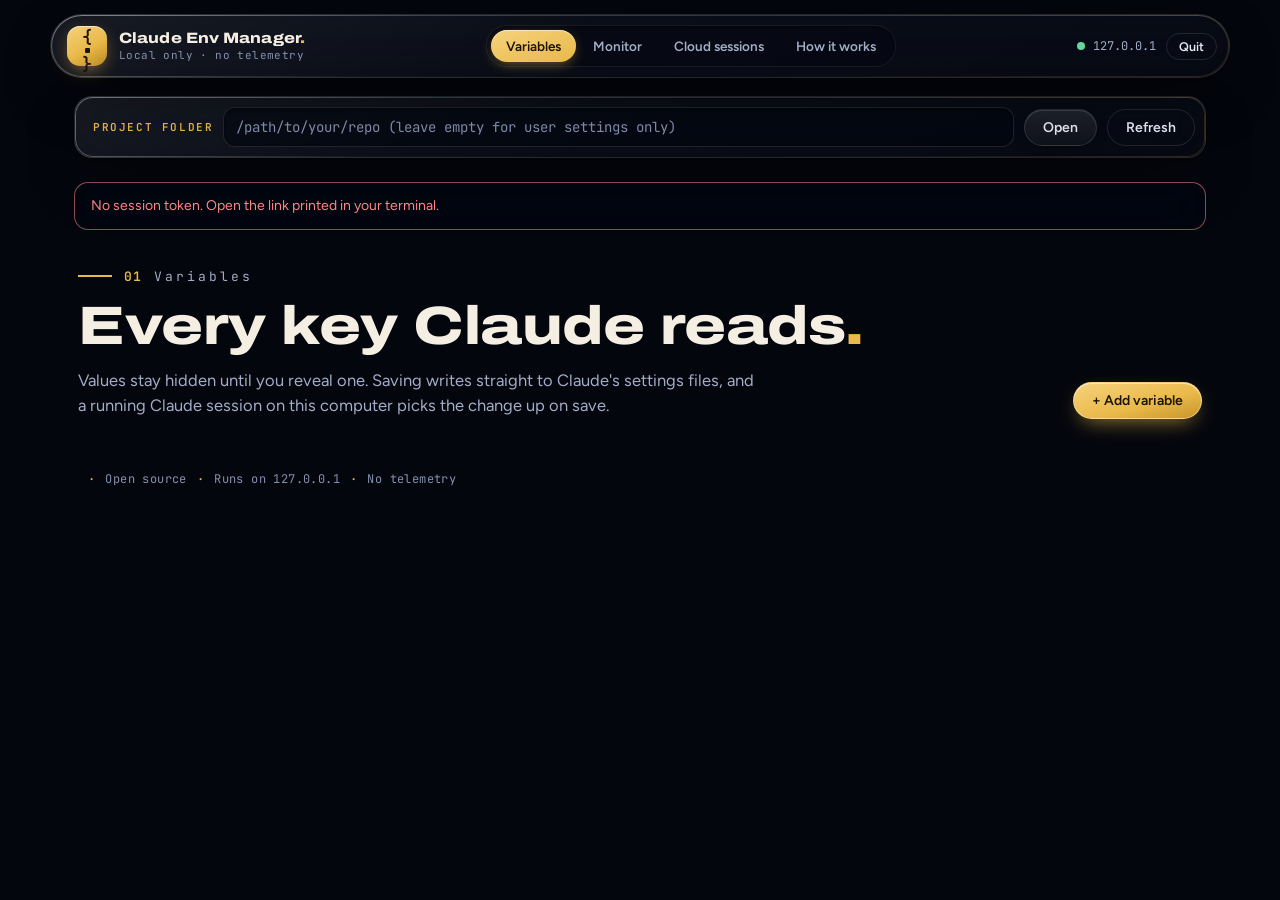
<file: claude_env_manager/ui/index.html>
<!doctype html>
<html lang="en">
<head>
  <meta charset="utf-8">
  <meta name="viewport" content="width=device-width, initial-scale=1">
  <meta name="referrer" content="no-referrer">
  <meta name="color-scheme" content="dark">
  <title>Claude Env Manager</title>
  <link rel="icon" href="data:,">
  <link rel="stylesheet" href="style.css">
</head>
<body>
  <div class="backdrop" aria-hidden="true"><span class="glow g1"></span><span class="glow g2"></span><span class="swarm"></span></div>

  <header class="top">
    <div class="top-inner glass">
      <div class="brand">
        <span class="mark" aria-hidden="true">{<i></i>}</span>
        <div>
          <p class="brand-name">Claude Env Manager<span class="dot-gold">.</span></p>
          <p class="brand-sub">Local only · no telemetry</p>
        </div>
      </div>
      <nav class="tabs" role="tablist" aria-label="Sections">
        <button role="tab" class="tab active" aria-selected="true" data-tab="vars">Variables</button>
        <button role="tab" class="tab" aria-selected="false" data-tab="monitor">Monitor</button>
        <button role="tab" class="tab" aria-selected="false" data-tab="cloud">Cloud sessions</button>
        <button role="tab" class="tab" aria-selected="false" data-tab="guide">How it works</button>
      </nav>
      <div class="top-actions">
        <span class="live" title="The app only talks to a server on 127.0.0.1. Nothing leaves this computer."><span class="pulse"></span>127.0.0.1</span>
        <button id="quitBtn" class="btn ghost small" title="Stop the app on this computer">Quit</button>
      </div>
    </div>
  </header>

  <div class="wrap">
    <section class="project-bar glass" aria-label="Project">
      <label for="project" class="eyebrow-label">Project folder</label>
      <input id="project" type="text" spellcheck="false" autocomplete="off" placeholder="/path/to/your/repo (leave empty for user settings only)">
      <button id="loadProject" class="btn">Open</button>
      <button id="refresh" class="btn ghost" title="Re-read every settings file">Refresh</button>
    </section>

    <main>
      <div id="banner" class="banner hidden" role="status"></div>

      <!-- Variables -->
      <section id="tab-vars" class="panel" role="tabpanel">
        <div class="intro">
          <p class="eyebrow"><span class="rule"></span>01<span class="eyebrow-text">Variables</span></p>
          <h1 class="display">Every key Claude reads<span class="dot-gold">.</span></h1>
          <div class="intro-row">
            <p class="lede">Values stay hidden until you reveal one. Saving writes straight to Claude's settings files, and a running Claude session on this computer picks the change up on save.</p>
            <button id="addBtn" class="btn primary">+ Add variable</button>
          </div>
        </div>
        <div id="scopes"></div>
      </section>

      <!-- Monitor -->
      <section id="tab-monitor" class="panel hidden" role="tabpanel">
        <div class="intro">
          <p class="eyebrow"><span class="rule"></span>02<span class="eyebrow-text">Monitor</span></p>
          <h1 class="display">Will Claude see it<span class="dot-gold">?</span></h1>
          <p class="lede">Check one name, or look through everything Claude on this computer will get. Values are never printed, only their length.</p>
        </div>
        <div class="card glass">
          <h2>Is my variable visible to Claude on this computer?</h2>
          <form id="checkForm" class="row">
            <input id="checkName" type="text" placeholder="FAL_KEY" spellcheck="false" autocomplete="off" aria-label="Variable name">
            <button class="btn primary">Check</button>
          </form>
          <div id="checkResult" aria-live="polite"></div>
        </div>

        <div class="card glass">
          <div class="card-head">
            <h2>What Claude on this computer will see</h2>
            <label class="toggle"><input id="incShell" type="checkbox"><span class="switch" aria-hidden="true"></span> Include shell variables</label>
          </div>
          <p class="hint">Highest priority wins: Managed, then Project local, then Project shared, then User, then your shell. A settings file value replaces the same name from your shell.</p>
          <input id="filter" type="search" placeholder="Filter by name" aria-label="Filter">
          <div class="table-wrap">
            <table class="grid">
              <thead><tr><th>Name</th><th>Value</th><th>Comes from</th><th>Also set in (ignored)</th></tr></thead>
              <tbody id="effective"></tbody>
            </table>
          </div>
        </div>
      </section>

      <!-- Cloud -->
      <section id="tab-cloud" class="panel hidden" role="tabpanel">
        <div class="intro">
          <p class="eyebrow"><span class="rule"></span>03<span class="eyebrow-text">Cloud sessions</span></p>
          <h1 class="display">Keys for Claude in the cloud<span class="dot-gold">.</span></h1>
          <p class="lede">Cloud sessions run on Anthropic's machines, so they never read the settings on this computer. Their variables live on the cloud environment, and you add them there once.</p>
        </div>
        <div class="card glass">
          <h2>Set it up</h2>
          <ol class="steps">
            <li>Open Claude Code on the web and go to the settings of the environment your sessions use.</li>
            <li>Find <b>Environment variables</b>. They take <code>.env</code> format, one <code>KEY=value</code> per line.</li>
            <li>Paste the lines you copy below and save.</li>
            <li>Start a <b>new</b> session. Running sessions keep their old values until their machine is rebuilt.</li>
            <li>Check it arrived with the one-liner below. It prints the length, never the value.</li>
          </ol>
          <div class="note">
            <b>Good to know.</b> Anyone who can use that environment can read its variables, and any command Claude runs can see them. For an API key that only needs to reach one service, the docs suggest a network secret on the environment instead, which can't be read inside the session.
            A repo's shared <code>.claude/settings.json</code> is read in cloud sessions only for a single repo outside a Claude project, so don't rely on it, and never commit keys there.
          </div>
        </div>

        <div class="split">
          <div class="card glass">
            <h2><span class="num">1</span>Pick variables to copy</h2>
            <p class="hint">Uses the value Claude would see on this computer. Values go only to your clipboard.</p>
            <div id="cloudPick" class="pick"></div>
            <div class="row">
              <button id="copyEnv" class="btn primary">Copy .env lines</button>
              <span id="copyMsg" class="muted" aria-live="polite"></span>
            </div>
            <pre id="envPreview" class="code"></pre>
          </div>

          <div class="card glass">
            <h2><span class="num">2</span>Check it inside a session</h2>
            <p class="hint">Ask Claude to run this in a cloud session, or run it in any terminal.</p>
            <div class="row">
              <input id="snipName" type="text" value="FAL_KEY" spellcheck="false" autocomplete="off" aria-label="Variable name">
              <button id="copySnip" class="btn">Copy command</button>
            </div>
            <pre id="snippet" class="code"></pre>
          </div>
        </div>
      </section>

      <!-- Guide -->
      <section id="tab-guide" class="panel hidden guide" role="tabpanel">
        <div class="intro">
          <p class="eyebrow"><span class="rule"></span>04<span class="eyebrow-text">How it works</span></p>
          <h1 class="display">Where Claude finds your keys<span class="dot-gold">.</span></h1>
          <p class="lede">Claude Code reads environment variables from a few places, in a fixed order, and cloud sessions read from a different place entirely. Most "Claude can't see my key" problems come down to one of the cases below.</p>
        </div>

        <h2 class="section-title"><span class="rule"></span>Two kinds of Claude</h2>
        <div class="split">
          <article class="card glass tile">
            <p class="tile-tag">On this computer</p>
            <h3>Claude Code in your terminal, editor or desktop app</h3>
            <p>Reads the settings files on this computer, plus the shell it was started from. This app manages exactly these files.</p>
            <button class="linkbtn" data-goto="vars">Manage them in Variables</button>
          </article>
          <article class="card glass tile">
            <p class="tile-tag cloud">In the cloud</p>
            <h3>Claude Code on the web and cloud sessions</h3>
            <p>Runs on Anthropic's machines and never sees this computer's files. Its keys go in the cloud environment's <b>Environment variables</b> setting.</p>
            <button class="linkbtn" data-goto="cloud">Set them up in Cloud sessions</button>
          </article>
        </div>

        <h2 class="section-title"><span class="rule"></span>The order Claude on this computer reads them</h2>
        <div class="card glass">
          <p class="hint">When the same name is set in more than one place, the highest one wins.</p>
          <ol class="ladder">
            <li><span class="lv">01</span><div><b>Managed</b><span>Set by an administrator. Can't be overridden.</span><code>managed-settings.json</code></div></li>
            <li><span class="lv">02</span><div><b>Project local</b><span>This project, just you. The best home for a project's keys. Keep it out of git.</span><code>&lt;repo&gt;/.claude/settings.local.json</code></div></li>
            <li><span class="lv">03</span><div><b>Project shared</b><span>Committed to the repo and shared with everyone. Never put secrets here.</span><code>&lt;repo&gt;/.claude/settings.json</code></div></li>
            <li><span class="lv">04</span><div><b>User</b><span>Every project on this computer.</span><code>~/.claude/settings.json</code></div></li>
            <li><span class="lv">05</span><div><b>Your shell</b><span>Only when Claude is started from a terminal that has the variable. Any settings file wins over it.</span><code>export FAL_KEY=…</code></div></li>
          </ol>
        </div>

        <h2 class="section-title"><span class="rule"></span>Claude can't see my key</h2>
        <div class="card glass">
          <ol class="checks">
            <li><b>Is it a cloud session?</b> Cloud sessions ignore every file on this computer. Add the key to the cloud environment, then start a new session. <button class="linkbtn" data-goto="cloud">Cloud sessions</button></li>
            <li><b>Is it set at all?</b> Type the name into the check on the Monitor page. <button class="linkbtn" data-goto="monitor">Monitor</button></li>
            <li><b>Is another value winning?</b> If the same name is set higher up, that value is the one Claude gets. Monitor shows where it comes from and what it overrides.</li>
            <li><b>Is it only in your shell?</b> Claude started from the Dock, Start menu or an editor won't have it. Put it in User or Project local instead.</li>
            <li><b>Is it a name Claude ignores in project files?</b> A few, like <code>OTEL_*</code> and <code>CLAUDE_CONFIG_DIR</code>, only count from User settings or your shell. The app flags these.</li>
            <li><b>Did you just remove it?</b> New and changed values apply on save. A removed variable only disappears when Claude is relaunched.</li>
            <li><b>Does the value use <code>~</code> or <code>$HOME</code>?</b> Values are used exactly as written. Write the full path.</li>
          </ol>
        </div>

        <h2 class="section-title"><span class="rule"></span>Keeping keys safe</h2>
        <div class="split three">
          <article class="card glass tile"><h3>Out of git</h3><p>Project shared settings are committed. Keep keys in Project local or User, and make sure <code>settings.local.json</code> is ignored. The app warns you when it isn't.</p></article>
          <article class="card glass tile"><h3>Readable by your tools</h3><p>Any command Claude runs can read the variables it was given, on this computer and in the cloud. Only give Claude the keys a task needs.</p></article>
          <article class="card glass tile"><h3>Shared in the cloud</h3><p>Everyone who uses a cloud environment can read its variables. For a key that only calls one service, a network secret is safer.</p></article>
        </div>

        <h2 class="section-title"><span class="rule"></span>What this app does</h2>
        <div class="card glass">
          <ul class="facts">
            <li><b>Runs only on your computer.</b> It listens on 127.0.0.1, with a new random token each run, and makes no outside network calls.</li>
            <li><b>Shows values only when you ask.</b> The page gets names, a mask and the length. A value is sent only when you press Reveal or copy .env lines.</li>
            <li><b>Edits safely.</b> It keeps every other setting in the file, writes atomically, and creates new files readable only by you. A file with broken JSON is left alone.</li>
          </ul>
          <p class="hint">Sources: Claude Code docs on <a href="https://code.claude.com/docs/en/settings" target="_blank" rel="noopener noreferrer">settings</a>, <a href="https://code.claude.com/docs/en/env-vars" target="_blank" rel="noopener noreferrer">environment variables</a> and <a href="https://code.claude.com/docs/en/cloud-environments" target="_blank" rel="noopener noreferrer">cloud environments</a>. Not affiliated with Anthropic.</p>
        </div>
      </section>
    </main>

    <footer class="foot">
      <span id="ver"></span><span class="sep">·</span>Open source<span class="sep">·</span>Runs on 127.0.0.1<span class="sep">·</span>No telemetry
    </footer>
  </div>

  <!-- Add / edit dialog -->
  <dialog id="dlg" class="glass">
    <form id="dlgForm" method="dialog">
      <h2 id="dlgTitle">Add variable</h2>
      <label>Name
        <input id="fName" type="text" placeholder="FAL_KEY" spellcheck="false" autocomplete="off" required>
      </label>
      <label>Value
        <span class="pw">
          <input id="fValue" type="password" autocomplete="new-password" spellcheck="false">
          <button type="button" id="fShow" class="btn ghost small">Show</button>
        </span>
      </label>
      <label>Save to
        <select id="fScope"></select>
      </label>
      <p id="fScopeHelp" class="hint"></p>
      <p id="fWarn" class="warn hidden"></p>
      <div class="row end">
        <button type="button" id="dlgCancel" class="btn ghost">Cancel</button>
        <button id="dlgSave" class="btn primary" value="save">Save</button>
      </div>
    </form>
  </dialog>

  <!-- Confirm dialog -->
  <dialog id="askDlg" class="glass">
    <form method="dialog">
      <p id="askMsg"></p>
      <div class="row end">
        <button type="button" id="askNo" class="btn ghost">Cancel</button>
        <button type="button" id="askYes" class="btn primary">OK</button>
      </div>
    </form>
  </dialog>

  <script src="app.js"></script>
</body>
</html>
</file>
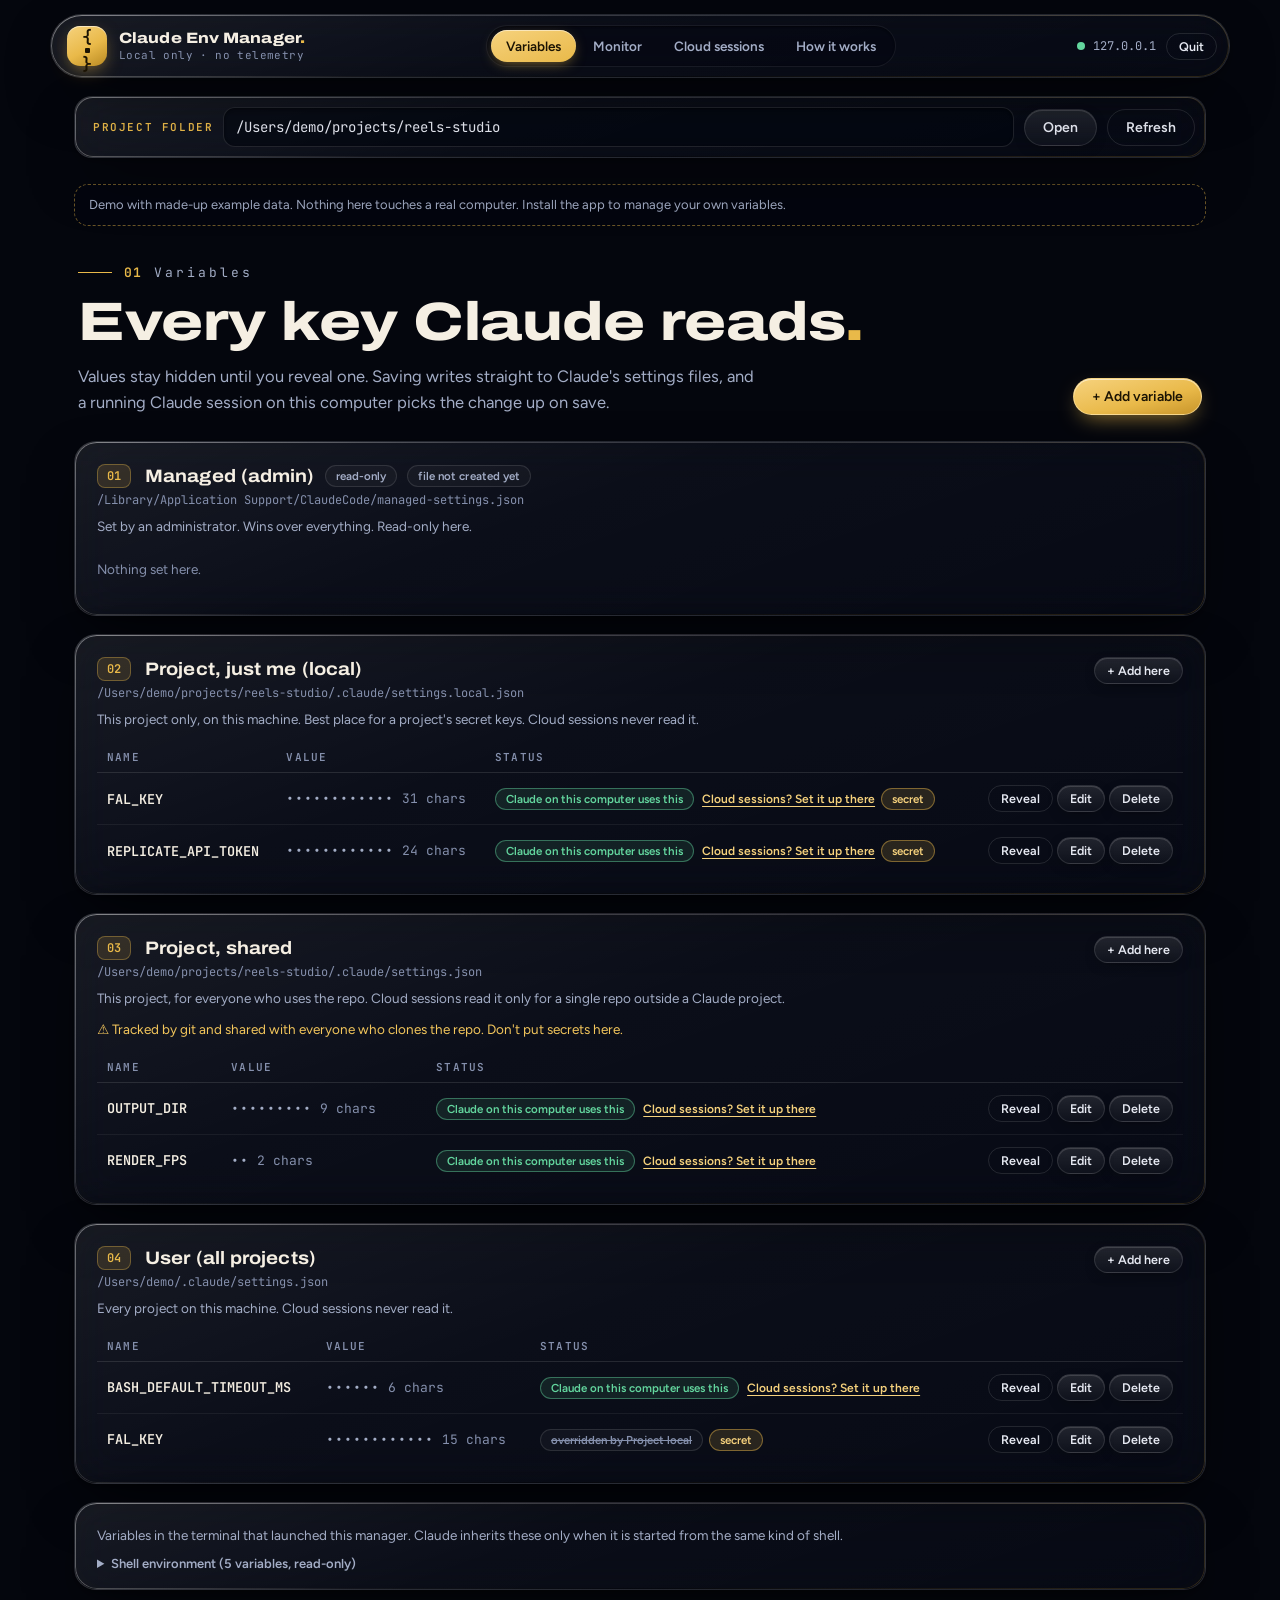
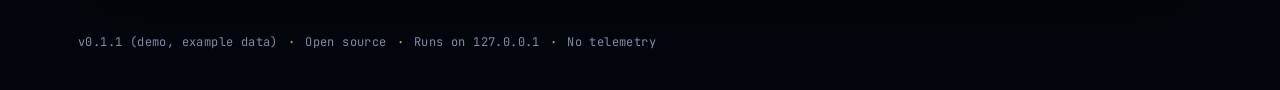
<file: demo/demo.html>
<!doctype html>
<html lang="en">
<head>
  <meta charset="utf-8">
  <meta name="viewport" content="width=device-width, initial-scale=1">
  <meta name="referrer" content="no-referrer">
  <meta name="color-scheme" content="dark">
  <title>Claude Env Manager</title>
  <link rel="icon" href="data:,">
  <style>
/* Claude Env Manager: dark liquid glass, night navy and gold.
   Fonts are bundled (SIL Open Font License, see fonts/); nothing loads from the web. */

@font-face { font-family: "Archivo"; src: url("[data-uri]") format("woff2"); font-weight: 600 800; font-stretch: 112% 125%; font-display: swap; }
@font-face { font-family: "Figtree"; src: url("[data-uri]") format("woff2"); font-weight: 400 700; font-display: swap; }
@font-face { font-family: "JetBrains Mono"; src: url("[data-uri]") format("woff2"); font-weight: 400 600; font-display: swap; }

:root {
  color-scheme: dark;
  --ink: #04060d;
  --navy: #070c1c;
  --navy-2: #0b1430;
  --navy-3: #13204a;
  --cream: #f5efe3;
  --text: #e7eaf3;
  --muted: #a3adc6;
  --dim: #8590ad;
  --gold: #e9b949;
  --gold-2: #f6d27d;
  --gold-ink: #1b1303;
  --gold-soft: rgba(233, 185, 73, .14);
  --ok: #63d69e;
  --bad: #ff8585;
  --warn: #f3c65c;
  --glass: linear-gradient(160deg, rgba(255, 255, 255, .085) 0%, rgba(255, 255, 255, .035) 42%, rgba(255, 255, 255, .02) 100%);
  --glass-solid: #0d1633;
  --edge: rgba(255, 255, 255, .11);
  --edge-strong: rgba(255, 255, 255, .2);
  --sheen: inset 0 1px 0 rgba(255, 255, 255, .16), inset 0 -1px 0 rgba(0, 0, 0, .35);
  --lift: 0 24px 60px -18px rgba(0, 0, 0, .7), 0 2px 6px rgba(0, 0, 0, .3);
  --blur: blur(22px) saturate(165%);
  --r: 22px;
  --r-sm: 12px;
  --display: "Archivo", "Arial Black", system-ui, sans-serif;
  --sans: "Figtree", system-ui, -apple-system, "Segoe UI", Roboto, sans-serif;
  --mono: "JetBrains Mono", ui-monospace, SFMono-Regular, Menlo, Consolas, monospace;
}

* { box-sizing: border-box; }
html { background: var(--ink); }
body {
  margin: 0; min-height: 100vh; color: var(--text); background: var(--ink);
  font: 15px/1.55 var(--sans); -webkit-font-smoothing: antialiased;
}
code, pre, .mono { font-family: var(--mono); font-size: .9em; }
code { color: var(--gold-2); }
a { color: var(--gold-2); text-underline-offset: 3px; }
a:hover { color: var(--gold); }
b, strong { color: var(--cream); font-weight: 650; }
.hidden { display: none !important; }
.muted { color: var(--muted); }
::selection { background: rgba(233, 185, 73, .35); color: var(--cream); }
:focus-visible { outline: 2px solid var(--gold); outline-offset: 3px; border-radius: 8px; }

/* ---------- backdrop: navy depth, gold glow, particle swarm ---------- */
.backdrop { position: fixed; inset: 0; z-index: -1; overflow: hidden; pointer-events: none;
  background:
    radial-gradient(1200px 700px at 12% -10%, rgba(37, 62, 140, .55), transparent 60%),
    radial-gradient(900px 600px at 100% 10%, rgba(22, 40, 96, .5), transparent 60%),
    linear-gradient(180deg, var(--navy) 0%, var(--ink) 75%);
}
.glow { position: absolute; border-radius: 50%; filter: blur(90px); }
.glow.g1 { width: 60vw; height: 26vh; left: -10vw; bottom: 6vh; background: rgba(233, 185, 73, .2); transform: rotate(-8deg); }
.glow.g2 { width: 50vw; height: 22vh; right: -8vw; bottom: 16vh; background: rgba(233, 185, 73, .13); transform: rotate(6deg); }
.swarm { position: absolute; left: -5%; right: -5%; bottom: 4vh; height: 30vh; opacity: .55;
  background-image:
    radial-gradient(circle, rgba(246, 210, 125, .95) 0 1.2px, transparent 1.8px),
    radial-gradient(circle, rgba(233, 185, 73, .7) 0 1px, transparent 1.6px),
    radial-gradient(circle, rgba(246, 210, 125, .5) 0 .8px, transparent 1.4px);
  background-size: 23px 19px, 37px 29px, 13px 17px;
  background-position: 0 0, 11px 7px, 5px 3px;
  -webkit-mask-image: radial-gradient(60% 45% at 50% 60%, #000 10%, transparent 75%);
  mask-image: radial-gradient(60% 45% at 50% 60%, #000 10%, transparent 75%);
  transform: skewY(-4deg);
}

/* ---------- glass surface ---------- */
.glass {
  position: relative; background: var(--glass); border: 1px solid var(--edge); border-radius: var(--r);
  box-shadow: var(--sheen), var(--lift);
  -webkit-backdrop-filter: var(--blur); backdrop-filter: var(--blur);
}
dialog.glass { position: fixed; }
.glass::before { /* specular rim: bright top-left edge fading out */
  content: ""; position: absolute; inset: 0; border-radius: inherit; padding: 1px; pointer-events: none;
  background: linear-gradient(140deg, rgba(255, 255, 255, .38), rgba(255, 255, 255, .05) 30%, transparent 55%, rgba(233, 185, 73, .18));
  -webkit-mask: linear-gradient(#000 0 0) content-box, linear-gradient(#000 0 0);
  -webkit-mask-composite: xor; mask-composite: exclude;
}

/* ---------- header ---------- */
.top { position: sticky; top: 0; z-index: 10; padding: 14px 24px 0; }
.top-inner {
  max-width: 1180px; margin: 0 auto; padding: 10px 12px 10px 16px; border-radius: 999px;
  display: grid; grid-template-columns: auto 1fr auto; align-items: center; gap: 16px;
}
.brand { display: flex; align-items: center; gap: 12px; min-width: 0; }
.mark {
  display: grid; place-items: center; width: 40px; height: 40px; border-radius: 13px; flex: none;
  font: 700 17px var(--mono); color: var(--gold-ink); position: relative;
  background: linear-gradient(150deg, var(--gold-2), var(--gold) 55%, #b98a22);
  box-shadow: inset 0 1px 0 rgba(255, 255, 255, .55), 0 6px 18px -4px rgba(233, 185, 73, .55);
}
.mark i { display: inline-block; width: 5px; height: 5px; margin: 0 2px; border-radius: 1px; background: var(--gold-ink); }
.brand-name { margin: 0; font: 800 15px/1.1 var(--display); font-stretch: 118%; color: var(--cream); letter-spacing: .1px; white-space: nowrap; }
.brand-sub { margin: 2px 0 0; font: 11px var(--mono); color: var(--dim); letter-spacing: .4px; }
.dot-gold { color: var(--gold); }

.tabs { justify-self: center; display: flex; gap: 2px; padding: 4px; border-radius: 999px;
  background: rgba(3, 6, 16, .45); border: 1px solid rgba(255, 255, 255, .07);
  box-shadow: inset 0 1px 2px rgba(0, 0, 0, .45); }
.tab {
  border: 0; background: transparent; color: var(--muted); cursor: pointer; white-space: nowrap;
  font: 600 13.5px var(--sans); padding: 8px 15px; border-radius: 999px; transition: color .2s, background .2s;
}
.tab:hover { color: var(--cream); }
.tab.active {
  color: var(--gold-ink);
  background: linear-gradient(160deg, var(--gold-2), var(--gold));
  box-shadow: inset 0 1px 0 rgba(255, 255, 255, .5), 0 4px 14px -4px rgba(233, 185, 73, .6);
}
.top-actions { display: flex; align-items: center; gap: 10px; }
.live { display: inline-flex; align-items: center; gap: 8px; font: 12px var(--mono); color: var(--muted); }
.pulse { width: 8px; height: 8px; border-radius: 50%; background: var(--ok); box-shadow: 0 0 0 0 rgba(99, 214, 158, .6); animation: pulse 2.4s infinite; }
@keyframes pulse { 0% { box-shadow: 0 0 0 0 rgba(99, 214, 158, .55); } 70% { box-shadow: 0 0 0 8px rgba(99, 214, 158, 0); } 100% { box-shadow: 0 0 0 0 rgba(99, 214, 158, 0); } }

/* ---------- layout ---------- */
.wrap { max-width: 1180px; margin: 0 auto; padding: 18px 24px 40px; }
main { padding-top: 8px; }
.project-bar { display: flex; align-items: center; gap: 10px; flex-wrap: wrap; padding: 10px 10px 10px 18px; border-radius: 18px; }
.project-bar input { flex: 1; min-width: 220px; }
.eyebrow-label { font: 600 11px var(--mono); letter-spacing: 1.6px; text-transform: uppercase; color: var(--gold); }

.intro { margin: 38px 4px 26px; }
.eyebrow { display: flex; align-items: center; gap: 12px; margin: 0 0 14px; font: 600 13px var(--mono); color: var(--gold); letter-spacing: 1px; }
.eyebrow .rule, .section-title .rule { display: inline-block; width: 34px; height: 1.5px; background: var(--gold); }
.eyebrow-text { color: var(--muted); font-weight: 400; letter-spacing: 3px; }
.display {
  margin: 0; font: 800 clamp(30px, 4.6vw, 54px)/1.02 var(--display); font-stretch: 125%;
  color: var(--cream); letter-spacing: -.5px; text-wrap: balance;
}
.intro-row { display: flex; align-items: flex-end; justify-content: space-between; gap: 20px; flex-wrap: wrap; margin-top: 14px; }
.lede { margin: 14px 0 0; max-width: 680px; font-size: 16.5px; color: var(--muted); }
.intro-row .lede { margin: 0; }

h2 { margin: 0 0 10px; font: 700 17px/1.25 var(--display); font-stretch: 112%; color: var(--cream); letter-spacing: .1px; }
h3 { margin: 0 0 8px; font: 700 16px/1.3 var(--display); font-stretch: 112%; color: var(--cream); }
.hint { color: var(--muted); font-size: 13.5px; margin: 0 0 10px; }

.card, .scope { padding: 22px 22px 18px; margin-bottom: 18px; }
.card-head, .scope-head { display: flex; justify-content: space-between; align-items: flex-start; gap: 14px; flex-wrap: wrap; }
.split { display: grid; grid-template-columns: repeat(2, minmax(0, 1fr)); gap: 18px; }
.split.three { grid-template-columns: repeat(3, minmax(0, 1fr)); }
.split > .card { margin-bottom: 18px; }

/* ---------- controls ---------- */
input[type=text], input[type=password], input[type=search], select {
  background: rgba(3, 6, 16, .55); color: var(--text); border: 1px solid var(--edge); border-radius: var(--r-sm);
  padding: 10px 12px; font: 14px var(--mono); outline: none; transition: border-color .2s, box-shadow .2s;
  box-shadow: inset 0 1px 3px rgba(0, 0, 0, .45);
}
input::placeholder { color: var(--dim); }
input:focus, select:focus { border-color: rgba(233, 185, 73, .7); box-shadow: inset 0 1px 3px rgba(0, 0, 0, .45), 0 0 0 3px var(--gold-soft); }
select { font-family: var(--sans); }
select option { background: var(--navy-2); color: var(--text); }

.btn {
  position: relative; display: inline-flex; align-items: center; justify-content: center; gap: 6px;
  border: 1px solid var(--edge); color: var(--text); cursor: pointer; white-space: nowrap;
  background: linear-gradient(180deg, rgba(255, 255, 255, .1), rgba(255, 255, 255, .03));
  box-shadow: inset 0 1px 0 rgba(255, 255, 255, .14), 0 4px 14px -6px rgba(0, 0, 0, .6);
  border-radius: 999px; padding: 9px 18px; font: 600 14px var(--sans);
  transition: border-color .2s, transform .12s, background .2s, color .2s;
}
.btn:hover { border-color: var(--edge-strong); background: linear-gradient(180deg, rgba(255, 255, 255, .15), rgba(255, 255, 255, .05)); }
.btn:active { transform: translateY(1px); }
.btn.primary {
  color: var(--gold-ink); border-color: rgba(255, 230, 170, .6);
  background: linear-gradient(165deg, var(--gold-2), var(--gold) 60%, #c8952a);
  box-shadow: inset 0 1px 0 rgba(255, 255, 255, .55), 0 8px 22px -8px rgba(233, 185, 73, .75);
}
.btn.primary:hover { background: linear-gradient(165deg, #fbe0a0, var(--gold-2) 55%, var(--gold)); }
.btn.ghost { background: transparent; box-shadow: none; }
.btn.small { padding: 5px 12px; font-size: 12.5px; }
.btn.danger:hover { border-color: var(--bad); color: var(--bad); }
.linkbtn {
  background: none; border: 0; padding: 0; margin-left: 8px; font: 600 12px var(--sans);
  color: var(--gold-2); text-decoration: underline; text-underline-offset: 3px; cursor: pointer; vertical-align: middle;
}
.linkbtn:hover { color: var(--gold); }

.toggle { display: inline-flex; align-items: center; gap: 10px; color: var(--muted); font-size: 13px; cursor: pointer; }
.toggle input { position: absolute; opacity: 0; width: 1px; height: 1px; }
.switch { width: 36px; height: 20px; border-radius: 999px; background: rgba(3, 6, 16, .6); border: 1px solid var(--edge); position: relative; transition: background .2s; }
.switch::after { content: ""; position: absolute; top: 2px; left: 2px; width: 14px; height: 14px; border-radius: 50%; background: var(--muted); transition: transform .2s, background .2s; }
.toggle input:checked + .switch { background: var(--gold-soft); border-color: rgba(233, 185, 73, .6); }
.toggle input:checked + .switch::after { transform: translateX(16px); background: var(--gold); }
.toggle input:focus-visible + .switch { outline: 2px solid var(--gold); outline-offset: 3px; }

/* ---------- scopes & tables ---------- */
.scope-head h2 { display: flex; align-items: center; flex-wrap: wrap; gap: 4px; margin-bottom: 4px; font-size: 18px; }
.path { font: 12px var(--mono); color: var(--dim); word-break: break-all; }
.rank {
  display: inline-grid; place-items: center; min-width: 34px; height: 24px; padding: 0 8px; margin-right: 10px; border-radius: 8px;
  background: var(--gold-soft); border: 1px solid rgba(233, 185, 73, .35); color: var(--gold); font: 600 12px var(--mono);
}
.scope-head .hint { margin: 8px 0 0; }
.badge {
  display: inline-flex; align-items: center; padding: 3px 10px; border-radius: 999px; font: 600 11.5px var(--sans); margin-left: 6px;
  border: 1px solid var(--edge); color: var(--muted); vertical-align: middle; background: rgba(255, 255, 255, .03); white-space: nowrap;
}
.badge.secret { color: var(--gold-2); border-color: rgba(233, 185, 73, .45); background: var(--gold-soft); }
.badge.win { color: var(--ok); border-color: rgba(99, 214, 158, .45); background: rgba(99, 214, 158, .1); }
.badge.lose { color: var(--dim); text-decoration: line-through; }
td .badge:first-child { margin-left: 0; }

.warn { color: var(--warn); font-size: 13.5px; margin: 10px 0; }
.warn::before { content: "⚠ "; }
.err { color: var(--bad); font-size: 13.5px; margin: 10px 0; }
.note {
  border: 1px solid rgba(233, 185, 73, .25); background: linear-gradient(135deg, rgba(233, 185, 73, .09), rgba(233, 185, 73, .02));
  padding: 14px 16px; border-radius: 14px; font-size: 13.5px; color: var(--muted); margin-top: 16px;
}

.table-wrap { overflow-x: auto; }
table.grid { width: 100%; border-collapse: collapse; margin-top: 12px; }
.grid th { text-align: left; font: 600 11px var(--mono); text-transform: uppercase; letter-spacing: 1.2px; color: var(--dim); padding: 8px 10px; border-bottom: 1px solid var(--edge); }
.grid td { padding: 12px 10px; border-bottom: 1px solid rgba(255, 255, 255, .06); vertical-align: middle; font-size: 14px; }
.grid tbody tr { transition: background .15s; }
.grid tbody tr:hover { background: rgba(255, 255, 255, .03); }
.grid tr:last-child td { border-bottom: 0; }
.grid td.name { font: 600 13.5px var(--mono); color: var(--cream); }
.grid td.val { font: 13px var(--mono); color: var(--muted); max-width: 360px; overflow-wrap: anywhere; letter-spacing: 1px; }
.grid td.val .muted { letter-spacing: 0; color: var(--dim); }
.grid td.val.shown { color: var(--gold-2); letter-spacing: 0; }
.grid td.acts { text-align: right; white-space: nowrap; }
.grid td.acts .btn { margin-left: 4px; }
.empty { color: var(--dim); font-size: 13.5px; padding: 8px 0 4px; }
.subnote { display: block; font: 500 12px var(--sans); color: var(--warn); margin-top: 3px; }

details.shell summary { cursor: pointer; color: var(--muted); font: 600 13px var(--sans); margin-top: 4px; }
details.shell summary:hover { color: var(--cream); }

/* ---------- monitor & cloud ---------- */
.row { display: flex; gap: 10px; align-items: center; flex-wrap: wrap; margin: 12px 0; }
.row.end { justify-content: flex-end; margin-bottom: 0; }
.row input[type=text] { flex: 1; min-width: 200px; }
#filter { width: 100%; margin-top: 4px; }
.result { margin-top: 14px; padding: 16px 18px; border-radius: 16px; border: 1px solid var(--edge); background: rgba(3, 6, 16, .35); }
.result.ok { border-color: rgba(99, 214, 158, .5); background: linear-gradient(135deg, rgba(99, 214, 158, .1), rgba(3, 6, 16, .3)); }
.result.bad { border-color: rgba(255, 133, 133, .5); background: linear-gradient(135deg, rgba(255, 133, 133, .1), rgba(3, 6, 16, .3)); }
.result h3 { margin: 0 0 6px; font-size: 15.5px; }
.result.ok h3 { color: var(--ok); }
.result.bad h3 { color: var(--bad); }
.result ul { margin: 6px 0 0; padding-left: 18px; font-size: 13.5px; color: var(--muted); }

.num { display: inline-grid; place-items: center; width: 24px; height: 24px; margin-right: 10px; border-radius: 50%; font: 700 12px var(--mono); color: var(--gold-ink); background: var(--gold); vertical-align: 2px; }
.steps { margin: 8px 0 0; padding: 0; list-style: none; counter-reset: s; }
.steps li { counter-increment: s; position: relative; padding: 6px 0 6px 40px; color: var(--text); }
.steps li::before { content: counter(s, decimal-leading-zero); position: absolute; left: 0; top: 7px; font: 600 12px var(--mono); color: var(--gold); }
.pick { display: flex; flex-wrap: wrap; gap: 8px; }
.pick label {
  display: inline-flex; gap: 8px; align-items: center; padding: 7px 12px; border-radius: 999px;
  background: rgba(255, 255, 255, .04); border: 1px solid var(--edge); font: 13px var(--mono); cursor: pointer; transition: border-color .2s, background .2s;
}
.pick label:has(input:checked) { border-color: rgba(233, 185, 73, .6); background: var(--gold-soft); color: var(--cream); }
.pick input { accent-color: var(--gold); }
pre.code {
  background: rgba(3, 6, 16, .6); border: 1px solid var(--edge); border-radius: 14px; padding: 12px 14px; color: var(--gold-2);
  white-space: pre-wrap; word-break: break-all; font-size: 12.5px; min-height: 22px; margin: 10px 0 0; box-shadow: inset 0 1px 3px rgba(0, 0, 0, .5);
}

/* ---------- guide ---------- */
.section-title { display: flex; align-items: center; gap: 14px; margin: 40px 4px 16px; font: 700 13px var(--mono); text-transform: uppercase; letter-spacing: 2.4px; color: var(--gold); }
.tile p { color: var(--muted); margin: 0 0 10px; font-size: 14.5px; }
.tile .linkbtn { margin-left: 0; }
.tile-tag { display: inline-block; margin: 0 0 12px !important; padding: 4px 11px; border-radius: 999px; font: 600 11px var(--mono) !important; letter-spacing: 1.4px; text-transform: uppercase; color: var(--ok) !important; background: rgba(99, 214, 158, .1); border: 1px solid rgba(99, 214, 158, .35); }
.tile-tag.cloud { color: #9fc2ff !important; background: rgba(120, 160, 255, .1); border-color: rgba(120, 160, 255, .35); }
.ladder, .checks, .facts { margin: 6px 0 0; padding: 0; list-style: none; }
.ladder li { display: grid; grid-template-columns: 52px 1fr; gap: 14px; align-items: start; padding: 14px 0; border-bottom: 1px solid rgba(255, 255, 255, .06); }
.ladder li:last-child { border-bottom: 0; }
.ladder li:first-child .lv { background: linear-gradient(160deg, var(--gold-2), var(--gold)); color: var(--gold-ink); }
.lv { display: grid; place-items: center; height: 36px; border-radius: 10px; font: 700 13px var(--mono); color: var(--gold); background: var(--gold-soft); border: 1px solid rgba(233, 185, 73, .35); }
.ladder b { display: block; font: 700 15px var(--display); font-stretch: 112%; }
.ladder span { display: block; color: var(--muted); font-size: 14px; margin: 2px 0 4px; }
.ladder code { font-size: 12.5px; color: var(--dim); }
.checks { counter-reset: c; }
.checks li { counter-increment: c; position: relative; padding: 12px 0 12px 48px; border-bottom: 1px solid rgba(255, 255, 255, .06); color: var(--muted); font-size: 14.5px; }
.checks li:last-child { border-bottom: 0; }
.checks li::before { content: counter(c); position: absolute; left: 0; top: 11px; width: 28px; height: 28px; display: grid; place-items: center; border-radius: 50%; font: 700 12px var(--mono); color: var(--gold); border: 1px solid rgba(233, 185, 73, .45); }
.checks b { color: var(--cream); margin-right: 4px; }
.facts li { position: relative; padding: 10px 0 10px 26px; color: var(--muted); font-size: 14.5px; }
.facts li::before { content: ""; position: absolute; left: 4px; top: 18px; width: 8px; height: 8px; border-radius: 2px; background: var(--gold); }

/* ---------- banner, dialogs, footer ---------- */
.banner { padding: 12px 16px; border-radius: 14px; margin: 16px 0 0; font-size: 14px; border: 1px solid var(--edge); background: rgba(3, 6, 16, .6); -webkit-backdrop-filter: var(--blur); backdrop-filter: var(--blur); }
.banner.ok { border-color: rgba(99, 214, 158, .55); color: var(--ok); }
.banner.bad { border-color: rgba(255, 133, 133, .55); color: var(--bad); }

dialog { color: var(--text); padding: 26px; width: min(540px, 92vw); background: linear-gradient(160deg, rgba(24, 36, 78, .82), rgba(9, 15, 36, .9)); }
dialog::backdrop { background: rgba(2, 4, 12, .6); -webkit-backdrop-filter: blur(6px); backdrop-filter: blur(6px); }
dialog h2 { font-size: 20px; }
dialog label { display: block; font: 600 11px var(--mono); letter-spacing: 1.4px; text-transform: uppercase; color: var(--gold); margin: 16px 0 6px; }
dialog label input, dialog label select { display: block; width: 100%; margin-top: 6px; color: var(--text); text-transform: none; letter-spacing: 0; }
.pw { display: flex; gap: 6px; margin-top: 6px; }
.pw input { flex: 1; margin-top: 0 !important; }

.foot { padding: 26px 4px 0; color: var(--dim); font: 12px var(--mono); letter-spacing: .4px; }
.foot .sep { margin: 0 10px; color: var(--gold); }

/* ---------- responsive & accessibility ---------- */
@media (max-width: 980px) {
  .top-inner { grid-template-columns: 1fr auto; border-radius: 22px; }
  .tabs { grid-column: 1 / -1; grid-row: 2; justify-self: stretch; overflow-x: auto; }
  .tab { flex: 1; }
  .split, .split.three { grid-template-columns: 1fr; }
}
@media (max-width: 640px) {
  .top { padding: 10px 12px 0; }
  .wrap { padding: 14px 16px 32px; }
  .live { display: none; }
  .card, .scope { padding: 18px 16px 14px; }
  .grid td.val { max-width: 140px; }
  .grid td.acts { white-space: normal; }
}
@media (prefers-reduced-motion: reduce) {
  *, *::before, *::after { animation: none !important; transition: none !important; }
}
@media (prefers-reduced-transparency: reduce) {
  .glass, .banner, dialog { background: var(--glass-solid); -webkit-backdrop-filter: none; backdrop-filter: none; }
  .swarm, .glow { display: none; }
}
@media (prefers-contrast: more) {
  :root { --muted: #c7cfe3; --dim: #aab3cc; --edge: rgba(255, 255, 255, .35); }
}
@media (forced-colors: active) {
  .glass::before, .backdrop { display: none; }
  .tab.active { outline: 2px solid; }
}
@supports not ((backdrop-filter: blur(1px)) or (-webkit-backdrop-filter: blur(1px))) {
  .glass { background: var(--glass-solid); }
}

.demo-note{font-size:13px;color:var(--muted);border:1px dashed rgba(233,185,73,.45);border-radius:14px;padding:10px 14px;margin:18px 0 0;background:rgba(3,6,16,.45)}
</style>
</head>
<body>
  <div class="backdrop" aria-hidden="true"><span class="glow g1"></span><span class="glow g2"></span><span class="swarm"></span></div>

  <header class="top">
    <div class="top-inner glass">
      <div class="brand">
        <span class="mark" aria-hidden="true">{<i></i>}</span>
        <div>
          <p class="brand-name">Claude Env Manager<span class="dot-gold">.</span></p>
          <p class="brand-sub">Local only · no telemetry</p>
        </div>
      </div>
      <nav class="tabs" role="tablist" aria-label="Sections">
        <button role="tab" class="tab active" aria-selected="true" data-tab="vars">Variables</button>
        <button role="tab" class="tab" aria-selected="false" data-tab="monitor">Monitor</button>
        <button role="tab" class="tab" aria-selected="false" data-tab="cloud">Cloud sessions</button>
        <button role="tab" class="tab" aria-selected="false" data-tab="guide">How it works</button>
      </nav>
      <div class="top-actions">
        <span class="live" title="The app only talks to a server on 127.0.0.1. Nothing leaves this computer."><span class="pulse"></span>127.0.0.1</span>
        <button id="quitBtn" class="btn ghost small" title="Stop the app on this computer">Quit</button>
      </div>
    </div>
  </header>

  <div class="wrap">
    <section class="project-bar glass" aria-label="Project">
      <label for="project" class="eyebrow-label">Project folder</label>
      <input id="project" type="text" spellcheck="false" autocomplete="off" placeholder="/path/to/your/repo (leave empty for user settings only)">
      <button id="loadProject" class="btn">Open</button>
      <button id="refresh" class="btn ghost" title="Re-read every settings file">Refresh</button>
    </section>

    <main>
      <p class="demo-note">Demo with made-up example data. Nothing here touches a real computer. Install the app to manage your own variables.</p>
    <div id="banner" class="banner hidden" role="status"></div>

      <!-- Variables -->
      <section id="tab-vars" class="panel" role="tabpanel">
        <div class="intro">
          <p class="eyebrow"><span class="rule"></span>01<span class="eyebrow-text">Variables</span></p>
          <h1 class="display">Every key Claude reads<span class="dot-gold">.</span></h1>
          <div class="intro-row">
            <p class="lede">Values stay hidden until you reveal one. Saving writes straight to Claude's settings files, and a running Claude session on this computer picks the change up on save.</p>
            <button id="addBtn" class="btn primary">+ Add variable</button>
          </div>
        </div>
        <div id="scopes"></div>
      </section>

      <!-- Monitor -->
      <section id="tab-monitor" class="panel hidden" role="tabpanel">
        <div class="intro">
          <p class="eyebrow"><span class="rule"></span>02<span class="eyebrow-text">Monitor</span></p>
          <h1 class="display">Will Claude see it<span class="dot-gold">?</span></h1>
          <p class="lede">Check one name, or look through everything Claude on this computer will get. Values are never printed, only their length.</p>
        </div>
        <div class="card glass">
          <h2>Is my variable visible to Claude on this computer?</h2>
          <form id="checkForm" class="row">
            <input id="checkName" type="text" placeholder="FAL_KEY" spellcheck="false" autocomplete="off" aria-label="Variable name">
            <button class="btn primary">Check</button>
          </form>
          <div id="checkResult" aria-live="polite"></div>
        </div>

        <div class="card glass">
          <div class="card-head">
            <h2>What Claude on this computer will see</h2>
            <label class="toggle"><input id="incShell" type="checkbox"><span class="switch" aria-hidden="true"></span> Include shell variables</label>
          </div>
          <p class="hint">Highest priority wins: Managed, then Project local, then Project shared, then User, then your shell. A settings file value replaces the same name from your shell.</p>
          <input id="filter" type="search" placeholder="Filter by name" aria-label="Filter">
          <div class="table-wrap">
            <table class="grid">
              <thead><tr><th>Name</th><th>Value</th><th>Comes from</th><th>Also set in (ignored)</th></tr></thead>
              <tbody id="effective"></tbody>
            </table>
          </div>
        </div>
      </section>

      <!-- Cloud -->
      <section id="tab-cloud" class="panel hidden" role="tabpanel">
        <div class="intro">
          <p class="eyebrow"><span class="rule"></span>03<span class="eyebrow-text">Cloud sessions</span></p>
          <h1 class="display">Keys for Claude in the cloud<span class="dot-gold">.</span></h1>
          <p class="lede">Cloud sessions run on Anthropic's machines, so they never read the settings on this computer. Their variables live on the cloud environment, and you add them there once.</p>
        </div>
        <div class="card glass">
          <h2>Set it up</h2>
          <ol class="steps">
            <li>Open Claude Code on the web and go to the settings of the environment your sessions use.</li>
            <li>Find <b>Environment variables</b>. They take <code>.env</code> format, one <code>KEY=value</code> per line.</li>
            <li>Paste the lines you copy below and save.</li>
            <li>Start a <b>new</b> session. Running sessions keep their old values until their machine is rebuilt.</li>
            <li>Check it arrived with the one-liner below. It prints the length, never the value.</li>
          </ol>
          <div class="note">
            <b>Good to know.</b> Anyone who can use that environment can read its variables, and any command Claude runs can see them. For an API key that only needs to reach one service, the docs suggest a network secret on the environment instead, which can't be read inside the session.
            A repo's shared <code>.claude/settings.json</code> is read in cloud sessions only for a single repo outside a Claude project, so don't rely on it, and never commit keys there.
          </div>
        </div>

        <div class="split">
          <div class="card glass">
            <h2><span class="num">1</span>Pick variables to copy</h2>
            <p class="hint">Uses the value Claude would see on this computer. Values go only to your clipboard.</p>
            <div id="cloudPick" class="pick"></div>
            <div class="row">
              <button id="copyEnv" class="btn primary">Copy .env lines</button>
              <span id="copyMsg" class="muted" aria-live="polite"></span>
            </div>
            <pre id="envPreview" class="code"></pre>
          </div>

          <div class="card glass">
            <h2><span class="num">2</span>Check it inside a session</h2>
            <p class="hint">Ask Claude to run this in a cloud session, or run it in any terminal.</p>
            <div class="row">
              <input id="snipName" type="text" value="FAL_KEY" spellcheck="false" autocomplete="off" aria-label="Variable name">
              <button id="copySnip" class="btn">Copy command</button>
            </div>
            <pre id="snippet" class="code"></pre>
          </div>
        </div>
      </section>

      <!-- Guide -->
      <section id="tab-guide" class="panel hidden guide" role="tabpanel">
        <div class="intro">
          <p class="eyebrow"><span class="rule"></span>04<span class="eyebrow-text">How it works</span></p>
          <h1 class="display">Where Claude finds your keys<span class="dot-gold">.</span></h1>
          <p class="lede">Claude Code reads environment variables from a few places, in a fixed order, and cloud sessions read from a different place entirely. Most "Claude can't see my key" problems come down to one of the cases below.</p>
        </div>

        <h2 class="section-title"><span class="rule"></span>Two kinds of Claude</h2>
        <div class="split">
          <article class="card glass tile">
            <p class="tile-tag">On this computer</p>
            <h3>Claude Code in your terminal, editor or desktop app</h3>
            <p>Reads the settings files on this computer, plus the shell it was started from. This app manages exactly these files.</p>
            <button class="linkbtn" data-goto="vars">Manage them in Variables</button>
          </article>
          <article class="card glass tile">
            <p class="tile-tag cloud">In the cloud</p>
            <h3>Claude Code on the web and cloud sessions</h3>
            <p>Runs on Anthropic's machines and never sees this computer's files. Its keys go in the cloud environment's <b>Environment variables</b> setting.</p>
            <button class="linkbtn" data-goto="cloud">Set them up in Cloud sessions</button>
          </article>
        </div>

        <h2 class="section-title"><span class="rule"></span>The order Claude on this computer reads them</h2>
        <div class="card glass">
          <p class="hint">When the same name is set in more than one place, the highest one wins.</p>
          <ol class="ladder">
            <li><span class="lv">01</span><div><b>Managed</b><span>Set by an administrator. Can't be overridden.</span><code>managed-settings.json</code></div></li>
            <li><span class="lv">02</span><div><b>Project local</b><span>This project, just you. The best home for a project's keys. Keep it out of git.</span><code>&lt;repo&gt;/.claude/settings.local.json</code></div></li>
            <li><span class="lv">03</span><div><b>Project shared</b><span>Committed to the repo and shared with everyone. Never put secrets here.</span><code>&lt;repo&gt;/.claude/settings.json</code></div></li>
            <li><span class="lv">04</span><div><b>User</b><span>Every project on this computer.</span><code>~/.claude/settings.json</code></div></li>
            <li><span class="lv">05</span><div><b>Your shell</b><span>Only when Claude is started from a terminal that has the variable. Any settings file wins over it.</span><code>export FAL_KEY=…</code></div></li>
          </ol>
        </div>

        <h2 class="section-title"><span class="rule"></span>Claude can't see my key</h2>
        <div class="card glass">
          <ol class="checks">
            <li><b>Is it a cloud session?</b> Cloud sessions ignore every file on this computer. Add the key to the cloud environment, then start a new session. <button class="linkbtn" data-goto="cloud">Cloud sessions</button></li>
            <li><b>Is it set at all?</b> Type the name into the check on the Monitor page. <button class="linkbtn" data-goto="monitor">Monitor</button></li>
            <li><b>Is another value winning?</b> If the same name is set higher up, that value is the one Claude gets. Monitor shows where it comes from and what it overrides.</li>
            <li><b>Is it only in your shell?</b> Claude started from the Dock, Start menu or an editor won't have it. Put it in User or Project local instead.</li>
            <li><b>Is it a name Claude ignores in project files?</b> A few, like <code>OTEL_*</code> and <code>CLAUDE_CONFIG_DIR</code>, only count from User settings or your shell. The app flags these.</li>
            <li><b>Did you just remove it?</b> New and changed values apply on save. A removed variable only disappears when Claude is relaunched.</li>
            <li><b>Does the value use <code>~</code> or <code>$HOME</code>?</b> Values are used exactly as written. Write the full path.</li>
          </ol>
        </div>

        <h2 class="section-title"><span class="rule"></span>Keeping keys safe</h2>
        <div class="split three">
          <article class="card glass tile"><h3>Out of git</h3><p>Project shared settings are committed. Keep keys in Project local or User, and make sure <code>settings.local.json</code> is ignored. The app warns you when it isn't.</p></article>
          <article class="card glass tile"><h3>Readable by your tools</h3><p>Any command Claude runs can read the variables it was given, on this computer and in the cloud. Only give Claude the keys a task needs.</p></article>
          <article class="card glass tile"><h3>Shared in the cloud</h3><p>Everyone who uses a cloud environment can read its variables. For a key that only calls one service, a network secret is safer.</p></article>
        </div>

        <h2 class="section-title"><span class="rule"></span>What this app does</h2>
        <div class="card glass">
          <ul class="facts">
            <li><b>Runs only on your computer.</b> It listens on 127.0.0.1, with a new random token each run, and makes no outside network calls.</li>
            <li><b>Shows values only when you ask.</b> The page gets names, a mask and the length. A value is sent only when you press Reveal or copy .env lines.</li>
            <li><b>Edits safely.</b> It keeps every other setting in the file, writes atomically, and creates new files readable only by you. A file with broken JSON is left alone.</li>
          </ul>
          <p class="hint">Sources: Claude Code docs on <a href="https://code.claude.com/docs/en/settings" target="_blank" rel="noopener noreferrer">settings</a>, <a href="https://code.claude.com/docs/en/env-vars" target="_blank" rel="noopener noreferrer">environment variables</a> and <a href="https://code.claude.com/docs/en/cloud-environments" target="_blank" rel="noopener noreferrer">cloud environments</a>. Not affiliated with Anthropic.</p>
        </div>
      </section>
    </main>

    <footer class="foot">
      <span id="ver"></span><span class="sep">·</span>Open source<span class="sep">·</span>Runs on 127.0.0.1<span class="sep">·</span>No telemetry
    </footer>
  </div>

  <!-- Add / edit dialog -->
  <dialog id="dlg" class="glass">
    <form id="dlgForm" method="dialog">
      <h2 id="dlgTitle">Add variable</h2>
      <label>Name
        <input id="fName" type="text" placeholder="FAL_KEY" spellcheck="false" autocomplete="off" required>
      </label>
      <label>Value
        <span class="pw">
          <input id="fValue" type="password" autocomplete="new-password" spellcheck="false">
          <button type="button" id="fShow" class="btn ghost small">Show</button>
        </span>
      </label>
      <label>Save to
        <select id="fScope"></select>
      </label>
      <p id="fScopeHelp" class="hint"></p>
      <p id="fWarn" class="warn hidden"></p>
      <div class="row end">
        <button type="button" id="dlgCancel" class="btn ghost">Cancel</button>
        <button id="dlgSave" class="btn primary" value="save">Save</button>
      </div>
    </form>
  </dialog>

  <!-- Confirm dialog -->
  <dialog id="askDlg" class="glass">
    <form method="dialog">
      <p id="askMsg"></p>
      <div class="row end">
        <button type="button" id="askNo" class="btn ghost">Cancel</button>
        <button type="button" id="askYes" class="btn primary">OK</button>
      </div>
    </form>
  </dialog>

  <script>
"use strict";
// Offline demo backend: an in-memory copy of the real server's API with
// made-up example data. Used only by demo.html; the real app never loads it.
(() => {
  const ORDER = ["managed", "local", "project", "user", "shell"];
  const SECRET = /(KEY|TOKEN|SECRET|PASSWORD|PASSWD|PWD|CREDENTIAL|AUTH|PRIVATE|SESSION|COOKIE)/i;
  const P = "/Users/demo/projects/reels-studio";
  const scopes = [
    { id: "managed", label: "Managed (admin)", path: "/Library/Application Support/ClaudeCode/managed-settings.json", writable: false, exists: false,
      description: "Set by an administrator. Wins over everything. Read-only here.", env: {} },
    { id: "local", label: "Project, just me (local)", path: P + "/.claude/settings.local.json", writable: true, exists: true,
      description: "This project only, on this machine. Best place for a project's secret keys. Cloud sessions never read it.",
      env: { FAL_KEY: "example-fal-0000-1111-2222-demo", REPLICATE_API_TOKEN: "r8_exampleexampleexample" } },
    { id: "project", label: "Project, shared", path: P + "/.claude/settings.json", writable: true, exists: true,
      warning: "Tracked by git and shared with everyone who clones the repo. Don't put secrets here.",
      description: "This project, for everyone who uses the repo. Cloud sessions read it only for a single repo outside a Claude project.",
      env: { RENDER_FPS: "30", OUTPUT_DIR: "./renders" } },
    { id: "user", label: "User (all projects)", path: "/Users/demo/.claude/settings.json", writable: true, exists: true,
      description: "Every project on this machine. Cloud sessions never read it.",
      env: { FAL_KEY: "example-old-key", BASH_DEFAULT_TIMEOUT_MS: "300000" } },
    { id: "shell", label: "Shell environment", path: null, writable: false, exists: true,
      description: "Variables in the terminal that launched this manager. Claude inherits these only when it is started from the same kind of shell.",
      env: { HOME: "/Users/demo", LANG: "en_US.UTF-8", PATH: "/usr/local/bin:/usr/bin:/bin", SHELL: "/bin/zsh", OPENAI_API_KEY: "sk-example-demo-only" } },
  ];
  const by = (id) => scopes.find((s) => s.id === id);
  const mask = (v) => (v === "" ? "(empty)" : "•".repeat(Math.min(v.length, 12)));
  const fail = (m) => { throw new Error(m); };
  const validName = (n) => /^[A-Za-z_][A-Za-z0-9_]*$/.test(n) || fail("Use letters, digits and underscores only, not starting with a digit (for example FAL_KEY).");
  function notes(name, sid) {
    const out = [];
    if (["CLAUDECODE", "CLAUDE_CODE_MESSAGING_SOCKET", "CLAUDE_CODE_MESSAGING_TOKEN"].includes(name)) out.push("Claude Code sets this itself; your value will be replaced.");
    if ((sid === "project" || sid === "local") && (name.startsWith("OTEL_") || ["CLAUDE_CODE_ENABLE_TELEMETRY", "CLAUDE_CONFIG_DIR", "CLAUDE_CODE_PROCESS_WRAPPER", "CLAUDE_CODE_RESTRICTED"].includes(name)))
      out.push("Ignored in project settings. Put it in User scope or your shell instead.");
    return out;
  }
  function resolve(name) {
    const hits = ORDER.filter((id) => name in by(id).env);
    if (!hits.length) return { name, present: false, source: null, length: 0, shadowed: [], secret: SECRET.test(name) };
    return { name, present: true, source: hits[0], length: by(hits[0]).env[name].length, shadowed: hits.slice(1), secret: SECRET.test(name) };
  }
  const snippet = (n) => `python3 -c "import os;v=os.environ.get('${n}');print('${n}: present, ' + str(len(v)) + ' characters' if v is not None else '${n}: MISSING')"`;
  const q = (v) => (/^[A-Za-z0-9_./:@+\-,=]+$/.test(v) ? v : '"' + v.replace(/\\/g, "\\\\").replace(/"/g, '\\"').replace(/\n/g, "\\n") + '"');

  window.__CEM_MOCK__ = async (route, body) => {
    await new Promise((r) => setTimeout(r, 60));
    switch (route) {
      case "state":
        return {
          version: "0.1.1 (demo, example data)", project: P,
          scopes: scopes.map((s) => ({ ...s, env: undefined, vars: Object.keys(s.env).sort((a, b) => a.localeCompare(b)).map((n) => ({
            name: n, masked: mask(s.env[n]), length: s.env[n].length, secret: SECRET.test(n), notes: s.id === "shell" ? [] : notes(n, s.id) })) })),
          effective: [],
        };
      case "set": {
        validName(body.name);
        const s = by(body.scope); if (!s || !s.writable) fail("That scope can't be changed from here.");
        s.env[body.name] = String(body.value ?? ""); s.exists = true;
        return { ok: true, path: s.path, notes: notes(body.name, s.id) };
      }
      case "delete": {
        const s = by(body.scope); if (!s || !(body.name in s.env)) fail(`${body.name} isn't set in that scope.`);
        delete s.env[body.name]; return { ok: true, path: s.path };
      }
      case "reveal": {
        const s = by(body.scope); if (!s || !(body.name in s.env)) fail(`${body.name} isn't set in that scope.`);
        return { value: s.env[body.name] };
      }
      case "check": validName(body.name); { const r = resolve(body.name); return { ...r, notes: notes(body.name, r.source), snippet: snippet(body.name) }; }
      case "export":
        return { dotenv: body.names.map((n) => { const r = resolve(n); if (!r.present) fail(`${n} isn't set anywhere yet.`); return `${n}=${q(by(r.source).env[n])}`; }).join("\n") + "\n" };
      case "quit": return { ok: true };
      case "snippet": validName(body.name); return { snippet: snippet(body.name) };
      default: fail("Unknown action.");
    }
  };
})();

</script>
<script>
"use strict";
// Claude Env Manager UI. Talks only to the local server that served it.
// Values are never stored in the page; a revealed value lives in the DOM
// until you hide it or reload.

(() => {
  // ---- session token (from URL fragment, never sent to any server) ----
  const TOKEN_KEY = "cem-token";
  const m = location.hash.match(/token=([A-Za-z0-9_\-]+)/);
  if (m) {
    try { sessionStorage.setItem(TOKEN_KEY, m[1]); } catch (_) {}
    history.replaceState(null, "", location.pathname);
  }
  let token = m ? m[1] : null;
  if (!token) { try { token = sessionStorage.getItem(TOKEN_KEY); } catch (_) {} }
  const MOCK = window.__CEM_MOCK__ || null; // only set by the offline demo build
  if (MOCK) token = "demo";

  const ORDER = ["managed", "local", "project", "user", "shell"];
  const SHORT = { managed: "Managed", local: "Project local", project: "Project shared", user: "User", shell: "Shell" };
  let state = null;
  let projectPath = null; // null = let server use its default

  const $ = (id) => document.getElementById(id);
  function el(tag, attrs = {}, ...kids) {
    const n = document.createElement(tag);
    for (const [k, v] of Object.entries(attrs)) {
      if (v == null || v === false) continue;
      if (k === "class") n.className = v;
      else if (k.startsWith("on")) n.addEventListener(k.slice(2), v);
      else n.setAttribute(k, v === true ? "" : v);
    }
    for (const k of kids.flat()) if (k != null) n.append(k.nodeType ? k : document.createTextNode(String(k)));
    return n;
  }

  async function api(route, body = {}) {
    if (!token) throw new Error("No session token. Open the link printed in your terminal.");
    if (projectPath !== null && !("project" in body)) body.project = projectPath;
    if (MOCK) return MOCK(route, body);
    const res = await fetch("/api/" + route, {
      method: "POST",
      headers: { "Content-Type": "application/json", "X-CEM-Token": token },
      body: JSON.stringify(body),
      cache: "no-store",
      credentials: "omit",
    });
    const data = await res.json().catch(() => ({}));
    if (!res.ok) throw new Error(data.error || "Request failed.");
    return data;
  }

  // In-page confirm (browser confirm() is blocked in some embeds).
  function ask(message, yesLabel = "OK") {
    return new Promise((resolve) => {
      const d = $("askDlg");
      $("askMsg").textContent = message;
      $("askYes").textContent = yesLabel;
      const done = (v) => { d.close(); $("askYes").onclick = $("askNo").onclick = null; resolve(v); };
      $("askYes").onclick = () => done(true);
      $("askNo").onclick = () => done(false);
      d.oncancel = () => done(false);
      d.showModal();
    });
  }

  let bannerTimer;
  function banner(msg, kind = "ok") {
    const b = $("banner");
    b.textContent = msg;
    b.className = "banner " + kind;
    clearTimeout(bannerTimer);
    bannerTimer = setTimeout(() => b.classList.add("hidden"), kind === "ok" ? 3500 : 8000);
  }

  // ---- load ----
  async function load() {
    try {
      state = await api("state");
      $("project").value = state.project;
      $("ver").textContent = "v" + state.version;
      renderScopes();
      renderEffective();
      renderCloudPick();
    } catch (e) {
      banner(e.message, "bad");
    }
  }

  function scopeById(id) { return state.scopes.find((s) => s.id === id); }

  function resolve(name, includeShell) {
    const hits = ORDER.filter((id) => {
      if (id === "shell" && !includeShell) return false;
      const s = scopeById(id);
      return s && s.vars.some((v) => v.name === name);
    });
    if (!hits.length) return null;
    const v = scopeById(hits[0]).vars.find((x) => x.name === name);
    return { source: hits[0], shadowed: hits.slice(1), v };
  }

  // ---- Variables tab ----
  function renderScopes() {
    const wrap = $("scopes");
    wrap.replaceChildren();
    const settingsScopes = state.scopes.filter((s) => s.id !== "shell");
    settingsScopes.forEach((s) => wrap.append(scopeCard(s, ORDER.indexOf(s.id) + 1)));
    const shell = scopeById("shell");
    if (shell) {
      const det = el("details", { class: "shell" }, el("summary", {}, `Shell environment (${shell.vars.length} variables, read-only)`));
      const card = scopeCard(shell, 5, true);
      det.append(card);
      wrap.append(el("div", { class: "scope glass" }, el("p", { class: "hint" }, shell.description), det));
    }
  }

  function scopeCard(s, rank, bare = false) {
    const head = el("div", { class: "scope-head" },
      el("div", {},
        el("h2", {}, el("span", { class: "rank", title: "Priority: 01 wins" }, String(rank).padStart(2, "0")), s.label,
          s.writable ? null : el("span", { class: "badge ro" }, "read-only"),
          s.exists ? null : el("span", { class: "badge" }, "file not created yet")),
        s.path ? el("div", { class: "path" }, s.path) : null,
        bare ? null : el("p", { class: "hint" }, s.description)),
      s.writable ? el("button", { class: "btn small", onclick: () => openDialog({ scope: s.id }) }, "+ Add here") : null);
    const body = [];
    if (s.warning) body.push(el("p", { class: "warn" }, s.warning));
    if (s.error) body.push(el("p", { class: "err" }, s.error));
    if (!s.vars.length) {
      body.push(el("p", { class: "empty" }, "Nothing set here."));
    } else {
      const tb = el("tbody");
      s.vars.forEach((v) => tb.append(varRow(s, v)));
      body.push(el("table", { class: "grid" },
        el("thead", {}, el("tr", {}, el("th", {}, "Name"), el("th", {}, "Value"), el("th", {}, "Status"), el("th", {}))), tb));
    }
    const card = el("div", { class: bare ? "" : "scope glass" }, bare ? null : head, ...body);
    return card;
  }

  function varRow(s, v) {
    const r = resolve(v.name, true);
    const wins = r && r.source === s.id;
    const valCell = el("td", { class: "val" }, v.masked, el("span", { class: "muted" }, `  ${v.length} chars`));
    const status = el("td", {},
      wins ? el("span", { class: "badge win", title: "Claude Code started on this computer gets this value" }, "Claude on this computer uses this") : el("span", { class: "badge lose", title: "A higher-priority scope sets the same name" }, "overridden by " + SHORT[r.source]),
      wins ? el("button", { class: "linkbtn", title: "Cloud sessions don't read this computer's settings", onclick: () => goTab("cloud") }, "Cloud sessions? Set it up there") : null,
      v.secret ? el("span", { class: "badge secret" }, "secret") : null);
    const acts = el("td", { class: "acts" });
    const revealBtn = el("button", { class: "btn small ghost" }, "Reveal");
    revealBtn.addEventListener("click", async () => {
      if (valCell.classList.contains("shown")) {
        valCell.classList.remove("shown");
        valCell.replaceChildren(v.masked, el("span", { class: "muted" }, `  ${v.length} chars`));
        revealBtn.textContent = "Reveal";
        return;
      }
      try {
        const { value } = await api("reveal", { scope: s.id, name: v.name });
        valCell.classList.add("shown");
        valCell.replaceChildren(value === "" ? "(empty)" : value);
        revealBtn.textContent = "Hide";
        setTimeout(() => { if (valCell.classList.contains("shown")) revealBtn.click(); }, 30000);
      } catch (e) { banner(e.message, "bad"); }
    });
    acts.append(revealBtn);
    if (s.writable) {
      acts.append(el("button", { class: "btn small", onclick: () => openDialog({ scope: s.id, name: v.name, edit: true }) }, "Edit"));
      acts.append(el("button", { class: "btn small danger", onclick: () => removeVar(s, v.name) }, "Delete"));
    }
    const nameCell = el("td", { class: "name" }, v.name, ...(v.notes || []).map((n) => el("span", { class: "subnote" }, n)));
    return el("tr", {}, nameCell, valCell, status, acts);
  }

  async function removeVar(s, name) {
    if (!(await ask(`Delete ${name} from ${s.label}? (${s.path})`, "Delete"))) return;
    try {
      await api("delete", { scope: s.id, name });
      banner(`Deleted ${name} from ${s.label}. Running Claude sessions drop it on their next launch.`);
      await load();
    } catch (e) { banner(e.message, "bad"); }
  }

  // ---- dialog ----
  let dlgCtx = null;
  function openDialog({ scope, name = "", edit = false }) {
    dlgCtx = { edit, originalName: name, originalScope: scope };
    $("dlgTitle").textContent = edit ? `Edit ${name}` : "Add variable";
    $("fName").value = name;
    $("fName").readOnly = edit;
    $("fValue").value = "";
    $("fValue").type = "password";
    $("fShow").textContent = "Show";
    $("fValue").placeholder = edit ? "Type a new value (current value isn't shown)" : "Value";
    const sel = $("fScope");
    sel.replaceChildren();
    state.scopes.filter((s) => s.writable).forEach((s) => sel.append(el("option", { value: s.id }, s.label)));
    sel.value = scope || (scopeById("local") ? "local" : "user");
    sel.disabled = edit;
    updateDialogHelp();
    $("dlg").showModal();
    (edit ? $("fValue") : $("fName")).focus();
  }

  function updateDialogHelp() {
    const s = scopeById($("fScope").value);
    $("fScopeHelp").textContent = s ? `${s.description}  File: ${s.path}` : "";
    const name = $("fName").value.trim();
    const secretish = /(KEY|TOKEN|SECRET|PASSWORD|PASSWD|CREDENTIAL|AUTH|PRIVATE)/i.test(name);
    const w = $("fWarn");
    if (s && s.id === "project" && secretish) {
      w.textContent = "This looks like a secret, and the shared project file is usually committed to git. Use Project local or User instead.";
      w.classList.remove("hidden");
    } else if (s && s.warning && s.id === "local") {
      w.textContent = s.warning;
      w.classList.remove("hidden");
    } else {
      w.classList.add("hidden");
    }
  }

  $("fScope").addEventListener("change", updateDialogHelp);
  $("fName").addEventListener("input", updateDialogHelp);
  $("fShow").addEventListener("click", () => {
    const f = $("fValue");
    f.type = f.type === "password" ? "text" : "password";
    $("fShow").textContent = f.type === "password" ? "Show" : "Hide";
  });
  $("dlgCancel").addEventListener("click", () => { $("fValue").value = ""; $("dlg").close(); });
  $("dlg").addEventListener("close", () => { $("fValue").value = ""; });
  $("dlgForm").addEventListener("submit", async (ev) => {
    ev.preventDefault();
    const name = $("fName").value.trim();
    const scope = $("fScope").value;
    const value = $("fValue").value;
    const exists = scopeById(scope).vars.some((v) => v.name === name);
    if (dlgCtx.edit && value === "" && !(await ask(`Set ${name} to an empty value?`, "Set empty"))) return;
    if (!dlgCtx.edit && exists && !(await ask(`${name} is already set in this scope. Replace it?`, "Replace"))) return;
    try {
      const res = await api("set", { scope, name, value });
      $("fValue").value = "";
      $("dlg").close();
      const notes = (res.notes || []).join(" ");
      banner(`Saved ${name}. Claude picks it up on save. ${notes}`, notes ? "bad" : "ok");
      await load();
    } catch (e) { banner(e.message, "bad"); }
  });

  $("addBtn").addEventListener("click", () => openDialog({}));

  // ---- Monitor tab ----
  function renderEffective() {
    const inc = $("incShell").checked;
    const q = $("filter").value.trim().toLowerCase();
    const names = new Set();
    state.scopes.forEach((s) => { if (s.id !== "shell" || inc) s.vars.forEach((v) => names.add(v.name)); });
    const tb = $("effective");
    tb.replaceChildren();
    const sorted = [...names].filter((n) => n.toLowerCase().includes(q)).sort((a, b) => a.localeCompare(b));
    if (!sorted.length) {
      tb.append(el("tr", {}, el("td", { colspan: 4, class: "empty" }, q ? "No matches." : "No variables in any settings file yet.")));
      return;
    }
    sorted.forEach((n) => {
      const r = resolve(n, inc);
      tb.append(el("tr", {},
        el("td", { class: "name" }, n),
        el("td", { class: "val" }, r.v.masked, el("span", { class: "muted" }, `  ${r.v.length} chars`)),
        el("td", {}, el("span", { class: "badge win" }, SHORT[r.source])),
        el("td", {}, r.shadowed.length ? r.shadowed.map((x) => el("span", { class: "badge lose" }, SHORT[x])) : el("span", { class: "muted" }, "none"))));
    });
  }
  $("incShell").addEventListener("change", renderEffective);
  $("filter").addEventListener("input", renderEffective);

  $("checkForm").addEventListener("submit", async (ev) => {
    ev.preventDefault();
    const name = $("checkName").value.trim();
    const out = $("checkResult");
    out.replaceChildren();
    if (!name) return;
    try {
      const r = await api("check", { name });
      const items = [];
      if (r.present) {
        items.push(el("li", {}, `${r.length} characters long (value not shown).`));
        if (r.source === "shell") items.push(el("li", {}, "Only in your shell. Claude sees it only when started from a shell that has it. Add it to a settings file to make it stick."));
        if (r.shadowed.length) items.push(el("li", {}, "Also set in " + r.shadowed.map((x) => SHORT[x]).join(", ") + ", but those values are ignored."));
      } else {
        items.push(el("li", {}, "Not in any Claude settings file on this machine, and not in this shell."));
        items.push(el("li", {}, "Add it in the Variables tab. For cloud sessions, see the Cloud sessions tab."));
      }
      (r.notes || []).forEach((n) => items.push(el("li", {}, n)));
      items.push(el("li", {}, "Cloud sessions don't read this machine's settings. Check those with the command in the Cloud sessions tab."));
      out.append(el("div", { class: "result " + (r.present ? "ok" : "bad") },
        el("h3", {}, r.present ? `${r.name} is visible to Claude on this computer, from ${SHORT[r.source]}` : `${r.name} is missing`),
        el("ul", {}, items)));
    } catch (e) { banner(e.message, "bad"); }
  });

  // ---- Cloud tab ----
  function renderCloudPick() {
    const wrap = $("cloudPick");
    wrap.replaceChildren();
    const names = new Set();
    state.scopes.forEach((s) => { if (s.id !== "shell") s.vars.forEach((v) => names.add(v.name)); });
    if (!names.size) {
      wrap.append(el("p", { class: "empty" }, "Add variables first, or type lines straight into the cloud environment settings."));
      return;
    }
    [...names].sort().forEach((n) => wrap.append(el("label", {}, el("input", { type: "checkbox", value: n }), n)));
    updatePreview();
  }

  function picked() { return [...$("cloudPick").querySelectorAll("input:checked")].map((i) => i.value); }
  function updatePreview() {
    const p = picked();
    $("envPreview").textContent = p.length ? p.map((n) => `${n}=${resolve(n, false).v.masked}`).join("\n") : "Nothing picked yet.";
  }
  $("cloudPick").addEventListener("change", updatePreview);

  $("copyEnv").addEventListener("click", async () => {
    const names = picked();
    if (!names.length) return banner("Pick at least one variable.", "bad");
    try {
      const { dotenv } = await api("export", { names });
      await navigator.clipboard.writeText(dotenv);
      $("copyMsg").textContent = `Copied ${names.length} line(s). Paste into the environment's Environment variables box.`;
      setTimeout(() => { $("copyMsg").textContent = ""; }, 8000);
    } catch (e) { banner(e.message || "Couldn't copy. Allow clipboard access and try again.", "bad"); }
  });

  async function updateSnippet() {
    const name = $("snipName").value.trim();
    if (!/^[A-Za-z_][A-Za-z0-9_]*$/.test(name)) { $("snippet").textContent = "Enter a valid name, like FAL_KEY."; return; }
    try { $("snippet").textContent = (await api("snippet", { name })).snippet; } catch (e) { $("snippet").textContent = e.message; }
  }
  $("snipName").addEventListener("input", updateSnippet);
  $("copySnip").addEventListener("click", async () => {
    try { await navigator.clipboard.writeText($("snippet").textContent); banner("Command copied."); }
    catch (_) { banner("Couldn't copy. Select the command and copy it.", "bad"); }
  });

  // ---- tabs & project ----
  function goTab(name) {
    document.querySelectorAll(".tab").forEach((x) => {
      const on = x.dataset.tab === name;
      x.classList.toggle("active", on);
      x.setAttribute("aria-selected", on ? "true" : "false");
    });
    ["vars", "monitor", "cloud", "guide"].forEach((id) => $("tab-" + id).classList.toggle("hidden", id !== name));
    window.scrollTo(0, 0);
  }
  document.querySelectorAll(".tab").forEach((t) => t.addEventListener("click", () => goTab(t.dataset.tab)));
  document.querySelectorAll("[data-goto]").forEach((b) => b.addEventListener("click", () => goTab(b.dataset.goto)));
  $("loadProject").addEventListener("click", () => { projectPath = $("project").value.trim(); load(); });
  $("project").addEventListener("keydown", (e) => { if (e.key === "Enter") $("loadProject").click(); });
  $("refresh").addEventListener("click", load);
  $("quitBtn").addEventListener("click", async () => {
    if (!(await ask("Quit Claude Env Manager? You can open it again any time.", "Quit"))) return;
    try { await api("quit"); } catch (_) {}
    const bg = document.querySelector(".backdrop");
    document.body.replaceChildren(bg, el("div", { class: "wrap" }, el("div", { class: "intro" },
      el("p", { class: "eyebrow" }, el("span", { class: "rule" }), "Stopped"),
      el("h1", { class: "display" }, "Claude Env Manager has stopped", el("span", { class: "dot-gold" }, ".")),
      el("p", { class: "lede" }, "You can close this tab."))));
  });

  load();
  updateSnippet();
})();

</script>
</body>
</html>
</file>
<file: claude_env_manager/ui/style.css>
/* Claude Env Manager: dark liquid glass, night navy and gold.
   Fonts are bundled (SIL Open Font License, see fonts/); nothing loads from the web. */

@font-face { font-family: "Archivo"; src: url("fonts/archivo.woff2") format("woff2"); font-weight: 600 800; font-stretch: 112% 125%; font-display: swap; }
@font-face { font-family: "Figtree"; src: url("fonts/figtree.woff2") format("woff2"); font-weight: 400 700; font-display: swap; }
@font-face { font-family: "JetBrains Mono"; src: url("fonts/jetbrains-mono.woff2") format("woff2"); font-weight: 400 600; font-display: swap; }

:root {
  color-scheme: dark;
  --ink: #04060d;
  --navy: #070c1c;
  --navy-2: #0b1430;
  --navy-3: #13204a;
  --cream: #f5efe3;
  --text: #e7eaf3;
  --muted: #a3adc6;
  --dim: #8590ad;
  --gold: #e9b949;
  --gold-2: #f6d27d;
  --gold-ink: #1b1303;
  --gold-soft: rgba(233, 185, 73, .14);
  --ok: #63d69e;
  --bad: #ff8585;
  --warn: #f3c65c;
  --glass: linear-gradient(160deg, rgba(255, 255, 255, .085) 0%, rgba(255, 255, 255, .035) 42%, rgba(255, 255, 255, .02) 100%);
  --glass-solid: #0d1633;
  --edge: rgba(255, 255, 255, .11);
  --edge-strong: rgba(255, 255, 255, .2);
  --sheen: inset 0 1px 0 rgba(255, 255, 255, .16), inset 0 -1px 0 rgba(0, 0, 0, .35);
  --lift: 0 24px 60px -18px rgba(0, 0, 0, .7), 0 2px 6px rgba(0, 0, 0, .3);
  --blur: blur(22px) saturate(165%);
  --r: 22px;
  --r-sm: 12px;
  --display: "Archivo", "Arial Black", system-ui, sans-serif;
  --sans: "Figtree", system-ui, -apple-system, "Segoe UI", Roboto, sans-serif;
  --mono: "JetBrains Mono", ui-monospace, SFMono-Regular, Menlo, Consolas, monospace;
}

* { box-sizing: border-box; }
html { background: var(--ink); }
body {
  margin: 0; min-height: 100vh; color: var(--text); background: var(--ink);
  font: 15px/1.55 var(--sans); -webkit-font-smoothing: antialiased;
}
code, pre, .mono { font-family: var(--mono); font-size: .9em; }
code { color: var(--gold-2); }
a { color: var(--gold-2); text-underline-offset: 3px; }
a:hover { color: var(--gold); }
b, strong { color: var(--cream); font-weight: 650; }
.hidden { display: none !important; }
.muted { color: var(--muted); }
::selection { background: rgba(233, 185, 73, .35); color: var(--cream); }
:focus-visible { outline: 2px solid var(--gold); outline-offset: 3px; border-radius: 8px; }

/* ---------- backdrop: navy depth, gold glow, particle swarm ---------- */
.backdrop { position: fixed; inset: 0; z-index: -1; overflow: hidden; pointer-events: none;
  background:
    radial-gradient(1200px 700px at 12% -10%, rgba(37, 62, 140, .55), transparent 60%),
    radial-gradient(900px 600px at 100% 10%, rgba(22, 40, 96, .5), transparent 60%),
    linear-gradient(180deg, var(--navy) 0%, var(--ink) 75%);
}
.glow { position: absolute; border-radius: 50%; filter: blur(90px); }
.glow.g1 { width: 60vw; height: 26vh; left: -10vw; bottom: 6vh; background: rgba(233, 185, 73, .2); transform: rotate(-8deg); }
.glow.g2 { width: 50vw; height: 22vh; right: -8vw; bottom: 16vh; background: rgba(233, 185, 73, .13); transform: rotate(6deg); }
.swarm { position: absolute; left: -5%; right: -5%; bottom: 4vh; height: 30vh; opacity: .55;
  background-image:
    radial-gradient(circle, rgba(246, 210, 125, .95) 0 1.2px, transparent 1.8px),
    radial-gradient(circle, rgba(233, 185, 73, .7) 0 1px, transparent 1.6px),
    radial-gradient(circle, rgba(246, 210, 125, .5) 0 .8px, transparent 1.4px);
  background-size: 23px 19px, 37px 29px, 13px 17px;
  background-position: 0 0, 11px 7px, 5px 3px;
  -webkit-mask-image: radial-gradient(60% 45% at 50% 60%, #000 10%, transparent 75%);
  mask-image: radial-gradient(60% 45% at 50% 60%, #000 10%, transparent 75%);
  transform: skewY(-4deg);
}

/* ---------- glass surface ---------- */
.glass {
  position: relative; background: var(--glass); border: 1px solid var(--edge); border-radius: var(--r);
  box-shadow: var(--sheen), var(--lift);
  -webkit-backdrop-filter: var(--blur); backdrop-filter: var(--blur);
}
dialog.glass { position: fixed; }
.glass::before { /* specular rim: bright top-left edge fading out */
  content: ""; position: absolute; inset: 0; border-radius: inherit; padding: 1px; pointer-events: none;
  background: linear-gradient(140deg, rgba(255, 255, 255, .38), rgba(255, 255, 255, .05) 30%, transparent 55%, rgba(233, 185, 73, .18));
  -webkit-mask: linear-gradient(#000 0 0) content-box, linear-gradient(#000 0 0);
  -webkit-mask-composite: xor; mask-composite: exclude;
}

/* ---------- header ---------- */
.top { position: sticky; top: 0; z-index: 10; padding: 14px 24px 0; }
.top-inner {
  max-width: 1180px; margin: 0 auto; padding: 10px 12px 10px 16px; border-radius: 999px;
  display: grid; grid-template-columns: auto 1fr auto; align-items: center; gap: 16px;
}
.brand { display: flex; align-items: center; gap: 12px; min-width: 0; }
.mark {
  display: grid; place-items: center; width: 40px; height: 40px; border-radius: 13px; flex: none;
  font: 700 17px var(--mono); color: var(--gold-ink); position: relative;
  background: linear-gradient(150deg, var(--gold-2), var(--gold) 55%, #b98a22);
  box-shadow: inset 0 1px 0 rgba(255, 255, 255, .55), 0 6px 18px -4px rgba(233, 185, 73, .55);
}
.mark i { display: inline-block; width: 5px; height: 5px; margin: 0 2px; border-radius: 1px; background: var(--gold-ink); }
.brand-name { margin: 0; font: 800 15px/1.1 var(--display); font-stretch: 118%; color: var(--cream); letter-spacing: .1px; white-space: nowrap; }
.brand-sub { margin: 2px 0 0; font: 11px var(--mono); color: var(--dim); letter-spacing: .4px; }
.dot-gold { color: var(--gold); }

.tabs { justify-self: center; display: flex; gap: 2px; padding: 4px; border-radius: 999px;
  background: rgba(3, 6, 16, .45); border: 1px solid rgba(255, 255, 255, .07);
  box-shadow: inset 0 1px 2px rgba(0, 0, 0, .45); }
.tab {
  border: 0; background: transparent; color: var(--muted); cursor: pointer; white-space: nowrap;
  font: 600 13.5px var(--sans); padding: 8px 15px; border-radius: 999px; transition: color .2s, background .2s;
}
.tab:hover { color: var(--cream); }
.tab.active {
  color: var(--gold-ink);
  background: linear-gradient(160deg, var(--gold-2), var(--gold));
  box-shadow: inset 0 1px 0 rgba(255, 255, 255, .5), 0 4px 14px -4px rgba(233, 185, 73, .6);
}
.top-actions { display: flex; align-items: center; gap: 10px; }
.live { display: inline-flex; align-items: center; gap: 8px; font: 12px var(--mono); color: var(--muted); }
.pulse { width: 8px; height: 8px; border-radius: 50%; background: var(--ok); box-shadow: 0 0 0 0 rgba(99, 214, 158, .6); animation: pulse 2.4s infinite; }
@keyframes pulse { 0% { box-shadow: 0 0 0 0 rgba(99, 214, 158, .55); } 70% { box-shadow: 0 0 0 8px rgba(99, 214, 158, 0); } 100% { box-shadow: 0 0 0 0 rgba(99, 214, 158, 0); } }

/* ---------- layout ---------- */
.wrap { max-width: 1180px; margin: 0 auto; padding: 18px 24px 40px; }
main { padding-top: 8px; }
.project-bar { display: flex; align-items: center; gap: 10px; flex-wrap: wrap; padding: 10px 10px 10px 18px; border-radius: 18px; }
.project-bar input { flex: 1; min-width: 220px; }
.eyebrow-label { font: 600 11px var(--mono); letter-spacing: 1.6px; text-transform: uppercase; color: var(--gold); }

.intro { margin: 38px 4px 26px; }
.eyebrow { display: flex; align-items: center; gap: 12px; margin: 0 0 14px; font: 600 13px var(--mono); color: var(--gold); letter-spacing: 1px; }
.eyebrow .rule, .section-title .rule { display: inline-block; width: 34px; height: 1.5px; background: var(--gold); }
.eyebrow-text { color: var(--muted); font-weight: 400; letter-spacing: 3px; }
.display {
  margin: 0; font: 800 clamp(30px, 4.6vw, 54px)/1.02 var(--display); font-stretch: 125%;
  color: var(--cream); letter-spacing: -.5px; text-wrap: balance;
}
.intro-row { display: flex; align-items: flex-end; justify-content: space-between; gap: 20px; flex-wrap: wrap; margin-top: 14px; }
.lede { margin: 14px 0 0; max-width: 680px; font-size: 16.5px; color: var(--muted); }
.intro-row .lede { margin: 0; }

h2 { margin: 0 0 10px; font: 700 17px/1.25 var(--display); font-stretch: 112%; color: var(--cream); letter-spacing: .1px; }
h3 { margin: 0 0 8px; font: 700 16px/1.3 var(--display); font-stretch: 112%; color: var(--cream); }
.hint { color: var(--muted); font-size: 13.5px; margin: 0 0 10px; }

.card, .scope { padding: 22px 22px 18px; margin-bottom: 18px; }
.card-head, .scope-head { display: flex; justify-content: space-between; align-items: flex-start; gap: 14px; flex-wrap: wrap; }
.split { display: grid; grid-template-columns: repeat(2, minmax(0, 1fr)); gap: 18px; }
.split.three { grid-template-columns: repeat(3, minmax(0, 1fr)); }
.split > .card { margin-bottom: 18px; }

/* ---------- controls ---------- */
input[type=text], input[type=password], input[type=search], select {
  background: rgba(3, 6, 16, .55); color: var(--text); border: 1px solid var(--edge); border-radius: var(--r-sm);
  padding: 10px 12px; font: 14px var(--mono); outline: none; transition: border-color .2s, box-shadow .2s;
  box-shadow: inset 0 1px 3px rgba(0, 0, 0, .45);
}
input::placeholder { color: var(--dim); }
input:focus, select:focus { border-color: rgba(233, 185, 73, .7); box-shadow: inset 0 1px 3px rgba(0, 0, 0, .45), 0 0 0 3px var(--gold-soft); }
select { font-family: var(--sans); }
select option { background: var(--navy-2); color: var(--text); }

.btn {
  position: relative; display: inline-flex; align-items: center; justify-content: center; gap: 6px;
  border: 1px solid var(--edge); color: var(--text); cursor: pointer; white-space: nowrap;
  background: linear-gradient(180deg, rgba(255, 255, 255, .1), rgba(255, 255, 255, .03));
  box-shadow: inset 0 1px 0 rgba(255, 255, 255, .14), 0 4px 14px -6px rgba(0, 0, 0, .6);
  border-radius: 999px; padding: 9px 18px; font: 600 14px var(--sans);
  transition: border-color .2s, transform .12s, background .2s, color .2s;
}
.btn:hover { border-color: var(--edge-strong); background: linear-gradient(180deg, rgba(255, 255, 255, .15), rgba(255, 255, 255, .05)); }
.btn:active { transform: translateY(1px); }
.btn.primary {
  color: var(--gold-ink); border-color: rgba(255, 230, 170, .6);
  background: linear-gradient(165deg, var(--gold-2), var(--gold) 60%, #c8952a);
  box-shadow: inset 0 1px 0 rgba(255, 255, 255, .55), 0 8px 22px -8px rgba(233, 185, 73, .75);
}
.btn.primary:hover { background: linear-gradient(165deg, #fbe0a0, var(--gold-2) 55%, var(--gold)); }
.btn.ghost { background: transparent; box-shadow: none; }
.btn.small { padding: 5px 12px; font-size: 12.5px; }
.btn.danger:hover { border-color: var(--bad); color: var(--bad); }
.linkbtn {
  background: none; border: 0; padding: 0; margin-left: 8px; font: 600 12px var(--sans);
  color: var(--gold-2); text-decoration: underline; text-underline-offset: 3px; cursor: pointer; vertical-align: middle;
}
.linkbtn:hover { color: var(--gold); }

.toggle { display: inline-flex; align-items: center; gap: 10px; color: var(--muted); font-size: 13px; cursor: pointer; }
.toggle input { position: absolute; opacity: 0; width: 1px; height: 1px; }
.switch { width: 36px; height: 20px; border-radius: 999px; background: rgba(3, 6, 16, .6); border: 1px solid var(--edge); position: relative; transition: background .2s; }
.switch::after { content: ""; position: absolute; top: 2px; left: 2px; width: 14px; height: 14px; border-radius: 50%; background: var(--muted); transition: transform .2s, background .2s; }
.toggle input:checked + .switch { background: var(--gold-soft); border-color: rgba(233, 185, 73, .6); }
.toggle input:checked + .switch::after { transform: translateX(16px); background: var(--gold); }
.toggle input:focus-visible + .switch { outline: 2px solid var(--gold); outline-offset: 3px; }

/* ---------- scopes & tables ---------- */
.scope-head h2 { display: flex; align-items: center; flex-wrap: wrap; gap: 4px; margin-bottom: 4px; font-size: 18px; }
.path { font: 12px var(--mono); color: var(--dim); word-break: break-all; }
.rank {
  display: inline-grid; place-items: center; min-width: 34px; height: 24px; padding: 0 8px; margin-right: 10px; border-radius: 8px;
  background: var(--gold-soft); border: 1px solid rgba(233, 185, 73, .35); color: var(--gold); font: 600 12px var(--mono);
}
.scope-head .hint { margin: 8px 0 0; }
.badge {
  display: inline-flex; align-items: center; padding: 3px 10px; border-radius: 999px; font: 600 11.5px var(--sans); margin-left: 6px;
  border: 1px solid var(--edge); color: var(--muted); vertical-align: middle; background: rgba(255, 255, 255, .03); white-space: nowrap;
}
.badge.secret { color: var(--gold-2); border-color: rgba(233, 185, 73, .45); background: var(--gold-soft); }
.badge.win { color: var(--ok); border-color: rgba(99, 214, 158, .45); background: rgba(99, 214, 158, .1); }
.badge.lose { color: var(--dim); text-decoration: line-through; }
td .badge:first-child { margin-left: 0; }

.warn { color: var(--warn); font-size: 13.5px; margin: 10px 0; }
.warn::before { content: "⚠ "; }
.err { color: var(--bad); font-size: 13.5px; margin: 10px 0; }
.note {
  border: 1px solid rgba(233, 185, 73, .25); background: linear-gradient(135deg, rgba(233, 185, 73, .09), rgba(233, 185, 73, .02));
  padding: 14px 16px; border-radius: 14px; font-size: 13.5px; color: var(--muted); margin-top: 16px;
}

.table-wrap { overflow-x: auto; }
table.grid { width: 100%; border-collapse: collapse; margin-top: 12px; }
.grid th { text-align: left; font: 600 11px var(--mono); text-transform: uppercase; letter-spacing: 1.2px; color: var(--dim); padding: 8px 10px; border-bottom: 1px solid var(--edge); }
.grid td { padding: 12px 10px; border-bottom: 1px solid rgba(255, 255, 255, .06); vertical-align: middle; font-size: 14px; }
.grid tbody tr { transition: background .15s; }
.grid tbody tr:hover { background: rgba(255, 255, 255, .03); }
.grid tr:last-child td { border-bottom: 0; }
.grid td.name { font: 600 13.5px var(--mono); color: var(--cream); }
.grid td.val { font: 13px var(--mono); color: var(--muted); max-width: 360px; overflow-wrap: anywhere; letter-spacing: 1px; }
.grid td.val .muted { letter-spacing: 0; color: var(--dim); }
.grid td.val.shown { color: var(--gold-2); letter-spacing: 0; }
.grid td.acts { text-align: right; white-space: nowrap; }
.grid td.acts .btn { margin-left: 4px; }
.empty { color: var(--dim); font-size: 13.5px; padding: 8px 0 4px; }
.subnote { display: block; font: 500 12px var(--sans); color: var(--warn); margin-top: 3px; }

details.shell summary { cursor: pointer; color: var(--muted); font: 600 13px var(--sans); margin-top: 4px; }
details.shell summary:hover { color: var(--cream); }

/* ---------- monitor & cloud ---------- */
.row { display: flex; gap: 10px; align-items: center; flex-wrap: wrap; margin: 12px 0; }
.row.end { justify-content: flex-end; margin-bottom: 0; }
.row input[type=text] { flex: 1; min-width: 200px; }
#filter { width: 100%; margin-top: 4px; }
.result { margin-top: 14px; padding: 16px 18px; border-radius: 16px; border: 1px solid var(--edge); background: rgba(3, 6, 16, .35); }
.result.ok { border-color: rgba(99, 214, 158, .5); background: linear-gradient(135deg, rgba(99, 214, 158, .1), rgba(3, 6, 16, .3)); }
.result.bad { border-color: rgba(255, 133, 133, .5); background: linear-gradient(135deg, rgba(255, 133, 133, .1), rgba(3, 6, 16, .3)); }
.result h3 { margin: 0 0 6px; font-size: 15.5px; }
.result.ok h3 { color: var(--ok); }
.result.bad h3 { color: var(--bad); }
.result ul { margin: 6px 0 0; padding-left: 18px; font-size: 13.5px; color: var(--muted); }

.num { display: inline-grid; place-items: center; width: 24px; height: 24px; margin-right: 10px; border-radius: 50%; font: 700 12px var(--mono); color: var(--gold-ink); background: var(--gold); vertical-align: 2px; }
.steps { margin: 8px 0 0; padding: 0; list-style: none; counter-reset: s; }
.steps li { counter-increment: s; position: relative; padding: 6px 0 6px 40px; color: var(--text); }
.steps li::before { content: counter(s, decimal-leading-zero); position: absolute; left: 0; top: 7px; font: 600 12px var(--mono); color: var(--gold); }
.pick { display: flex; flex-wrap: wrap; gap: 8px; }
.pick label {
  display: inline-flex; gap: 8px; align-items: center; padding: 7px 12px; border-radius: 999px;
  background: rgba(255, 255, 255, .04); border: 1px solid var(--edge); font: 13px var(--mono); cursor: pointer; transition: border-color .2s, background .2s;
}
.pick label:has(input:checked) { border-color: rgba(233, 185, 73, .6); background: var(--gold-soft); color: var(--cream); }
.pick input { accent-color: var(--gold); }
pre.code {
  background: rgba(3, 6, 16, .6); border: 1px solid var(--edge); border-radius: 14px; padding: 12px 14px; color: var(--gold-2);
  white-space: pre-wrap; word-break: break-all; font-size: 12.5px; min-height: 22px; margin: 10px 0 0; box-shadow: inset 0 1px 3px rgba(0, 0, 0, .5);
}

/* ---------- guide ---------- */
.section-title { display: flex; align-items: center; gap: 14px; margin: 40px 4px 16px; font: 700 13px var(--mono); text-transform: uppercase; letter-spacing: 2.4px; color: var(--gold); }
.tile p { color: var(--muted); margin: 0 0 10px; font-size: 14.5px; }
.tile .linkbtn { margin-left: 0; }
.tile-tag { display: inline-block; margin: 0 0 12px !important; padding: 4px 11px; border-radius: 999px; font: 600 11px var(--mono) !important; letter-spacing: 1.4px; text-transform: uppercase; color: var(--ok) !important; background: rgba(99, 214, 158, .1); border: 1px solid rgba(99, 214, 158, .35); }
.tile-tag.cloud { color: #9fc2ff !important; background: rgba(120, 160, 255, .1); border-color: rgba(120, 160, 255, .35); }
.ladder, .checks, .facts { margin: 6px 0 0; padding: 0; list-style: none; }
.ladder li { display: grid; grid-template-columns: 52px 1fr; gap: 14px; align-items: start; padding: 14px 0; border-bottom: 1px solid rgba(255, 255, 255, .06); }
.ladder li:last-child { border-bottom: 0; }
.ladder li:first-child .lv { background: linear-gradient(160deg, var(--gold-2), var(--gold)); color: var(--gold-ink); }
.lv { display: grid; place-items: center; height: 36px; border-radius: 10px; font: 700 13px var(--mono); color: var(--gold); background: var(--gold-soft); border: 1px solid rgba(233, 185, 73, .35); }
.ladder b { display: block; font: 700 15px var(--display); font-stretch: 112%; }
.ladder span { display: block; color: var(--muted); font-size: 14px; margin: 2px 0 4px; }
.ladder code { font-size: 12.5px; color: var(--dim); }
.checks { counter-reset: c; }
.checks li { counter-increment: c; position: relative; padding: 12px 0 12px 48px; border-bottom: 1px solid rgba(255, 255, 255, .06); color: var(--muted); font-size: 14.5px; }
.checks li:last-child { border-bottom: 0; }
.checks li::before { content: counter(c); position: absolute; left: 0; top: 11px; width: 28px; height: 28px; display: grid; place-items: center; border-radius: 50%; font: 700 12px var(--mono); color: var(--gold); border: 1px solid rgba(233, 185, 73, .45); }
.checks b { color: var(--cream); margin-right: 4px; }
.facts li { position: relative; padding: 10px 0 10px 26px; color: var(--muted); font-size: 14.5px; }
.facts li::before { content: ""; position: absolute; left: 4px; top: 18px; width: 8px; height: 8px; border-radius: 2px; background: var(--gold); }

/* ---------- banner, dialogs, footer ---------- */
.banner { padding: 12px 16px; border-radius: 14px; margin: 16px 0 0; font-size: 14px; border: 1px solid var(--edge); background: rgba(3, 6, 16, .6); -webkit-backdrop-filter: var(--blur); backdrop-filter: var(--blur); }
.banner.ok { border-color: rgba(99, 214, 158, .55); color: var(--ok); }
.banner.bad { border-color: rgba(255, 133, 133, .55); color: var(--bad); }

dialog { color: var(--text); padding: 26px; width: min(540px, 92vw); background: linear-gradient(160deg, rgba(24, 36, 78, .82), rgba(9, 15, 36, .9)); }
dialog::backdrop { background: rgba(2, 4, 12, .6); -webkit-backdrop-filter: blur(6px); backdrop-filter: blur(6px); }
dialog h2 { font-size: 20px; }
dialog label { display: block; font: 600 11px var(--mono); letter-spacing: 1.4px; text-transform: uppercase; color: var(--gold); margin: 16px 0 6px; }
dialog label input, dialog label select { display: block; width: 100%; margin-top: 6px; color: var(--text); text-transform: none; letter-spacing: 0; }
.pw { display: flex; gap: 6px; margin-top: 6px; }
.pw input { flex: 1; margin-top: 0 !important; }

.foot { padding: 26px 4px 0; color: var(--dim); font: 12px var(--mono); letter-spacing: .4px; }
.foot .sep { margin: 0 10px; color: var(--gold); }

/* ---------- responsive & accessibility ---------- */
@media (max-width: 980px) {
  .top-inner { grid-template-columns: 1fr auto; border-radius: 22px; }
  .tabs { grid-column: 1 / -1; grid-row: 2; justify-self: stretch; overflow-x: auto; }
  .tab { flex: 1; }
  .split, .split.three { grid-template-columns: 1fr; }
}
@media (max-width: 640px) {
  .top { padding: 10px 12px 0; }
  .wrap { padding: 14px 16px 32px; }
  .live { display: none; }
  .card, .scope { padding: 18px 16px 14px; }
  .grid td.val { max-width: 140px; }
  .grid td.acts { white-space: normal; }
}
@media (prefers-reduced-motion: reduce) {
  *, *::before, *::after { animation: none !important; transition: none !important; }
}
@media (prefers-reduced-transparency: reduce) {
  .glass, .banner, dialog { background: var(--glass-solid); -webkit-backdrop-filter: none; backdrop-filter: none; }
  .swarm, .glow { display: none; }
}
@media (prefers-contrast: more) {
  :root { --muted: #c7cfe3; --dim: #aab3cc; --edge: rgba(255, 255, 255, .35); }
}
@media (forced-colors: active) {
  .glass::before, .backdrop { display: none; }
  .tab.active { outline: 2px solid; }
}
@supports not ((backdrop-filter: blur(1px)) or (-webkit-backdrop-filter: blur(1px))) {
  .glass { background: var(--glass-solid); }
}
</file>
